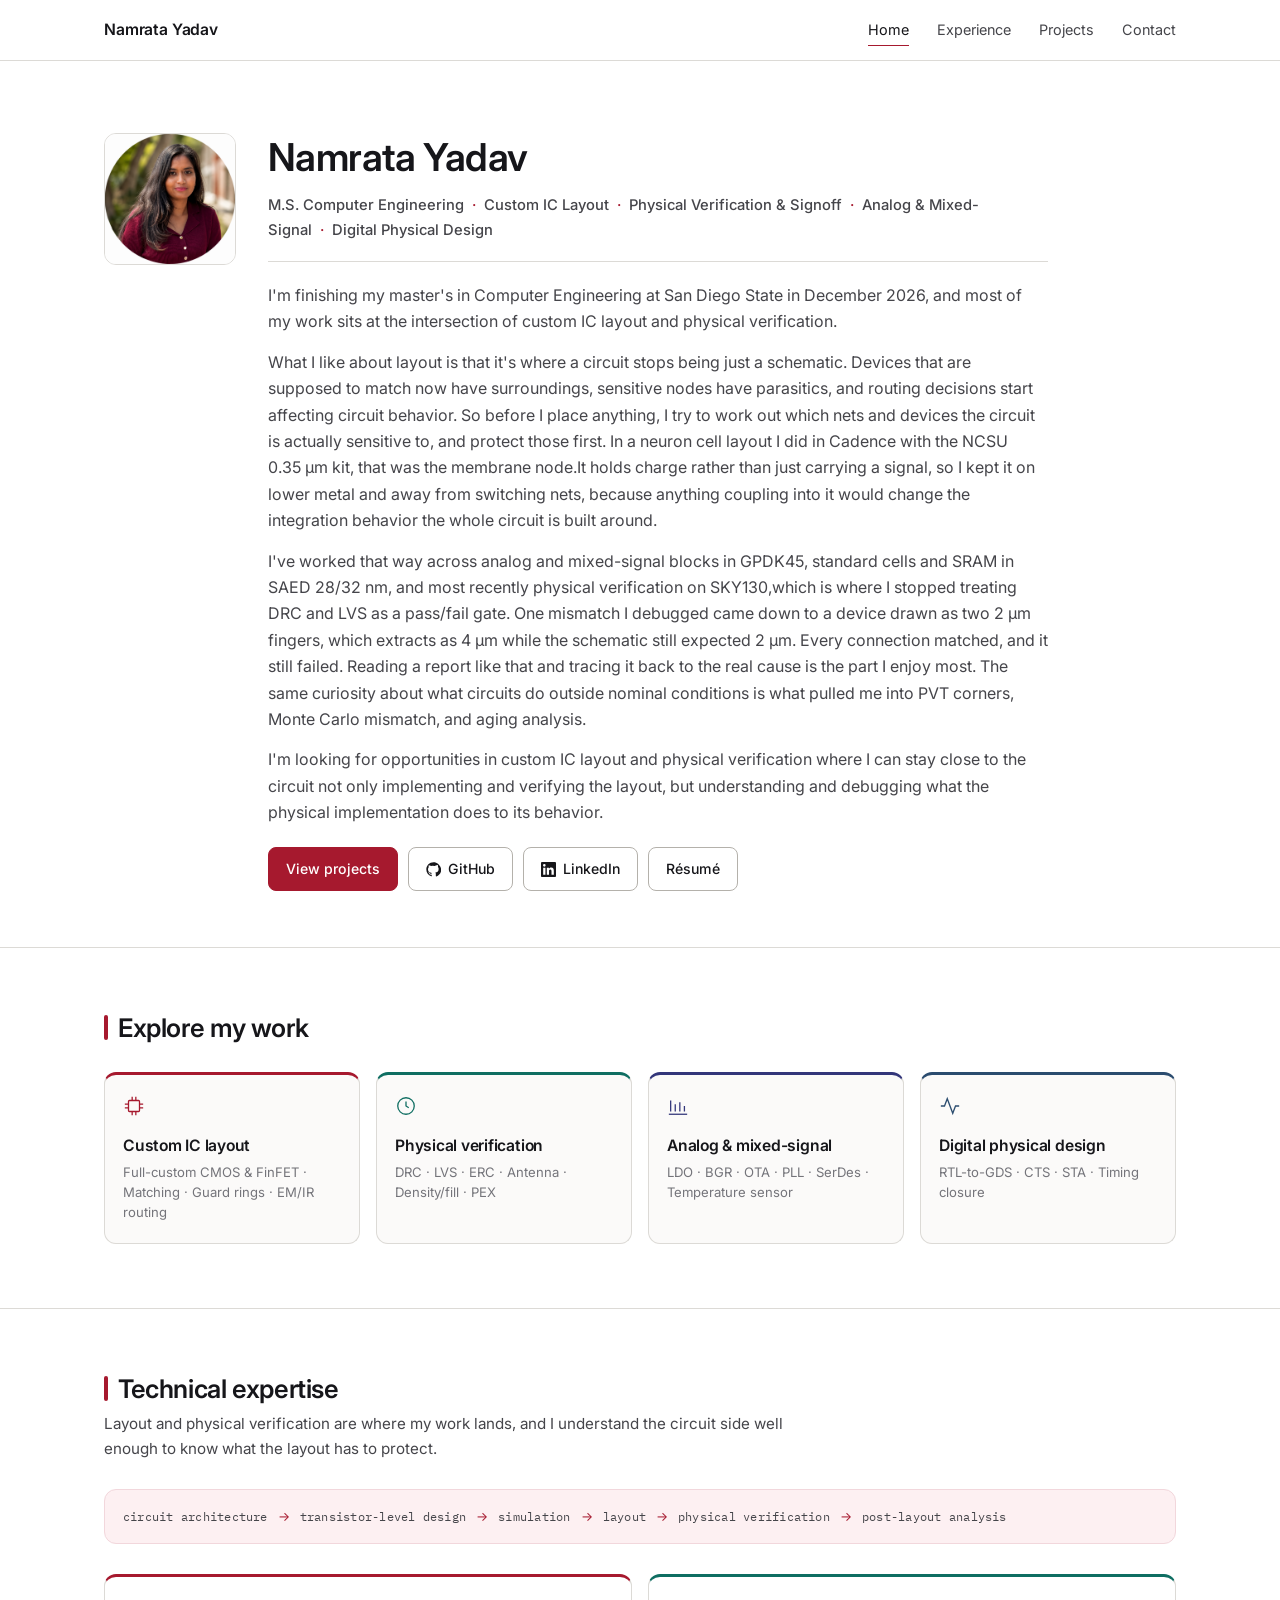
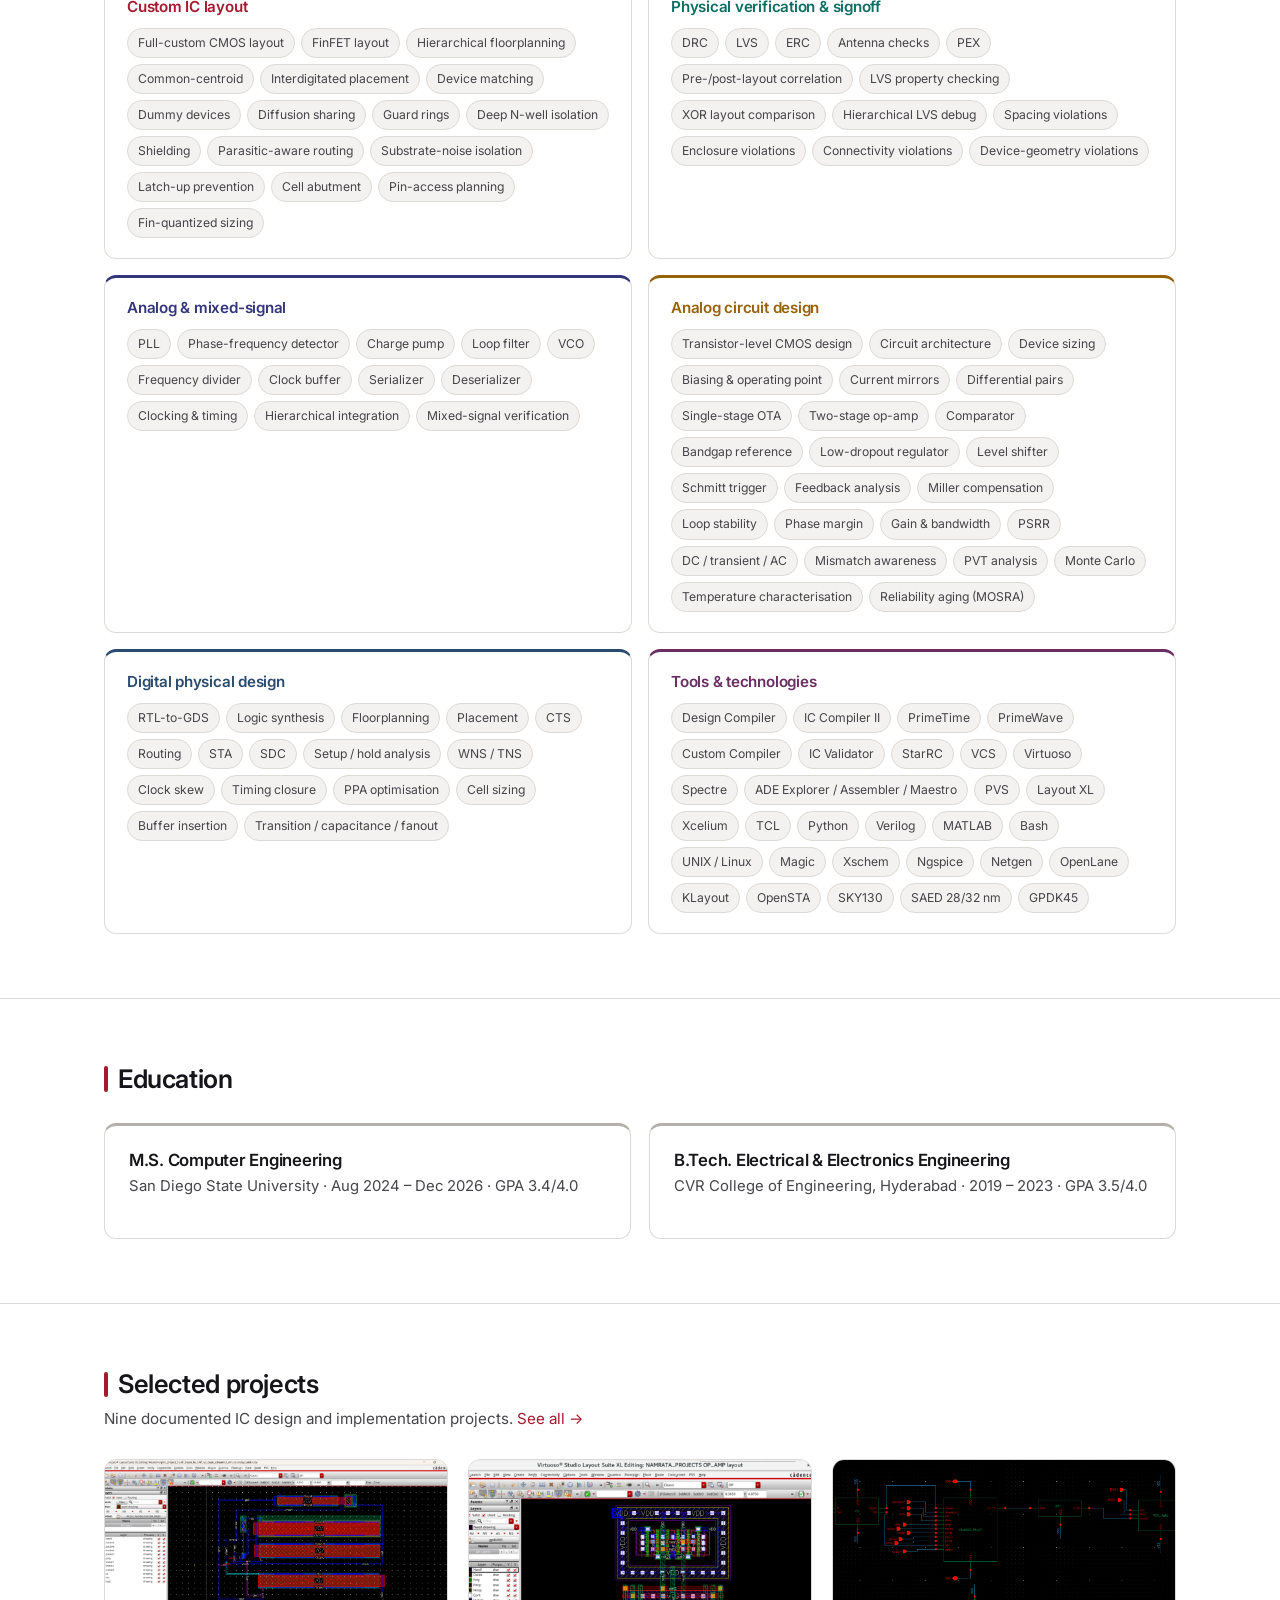
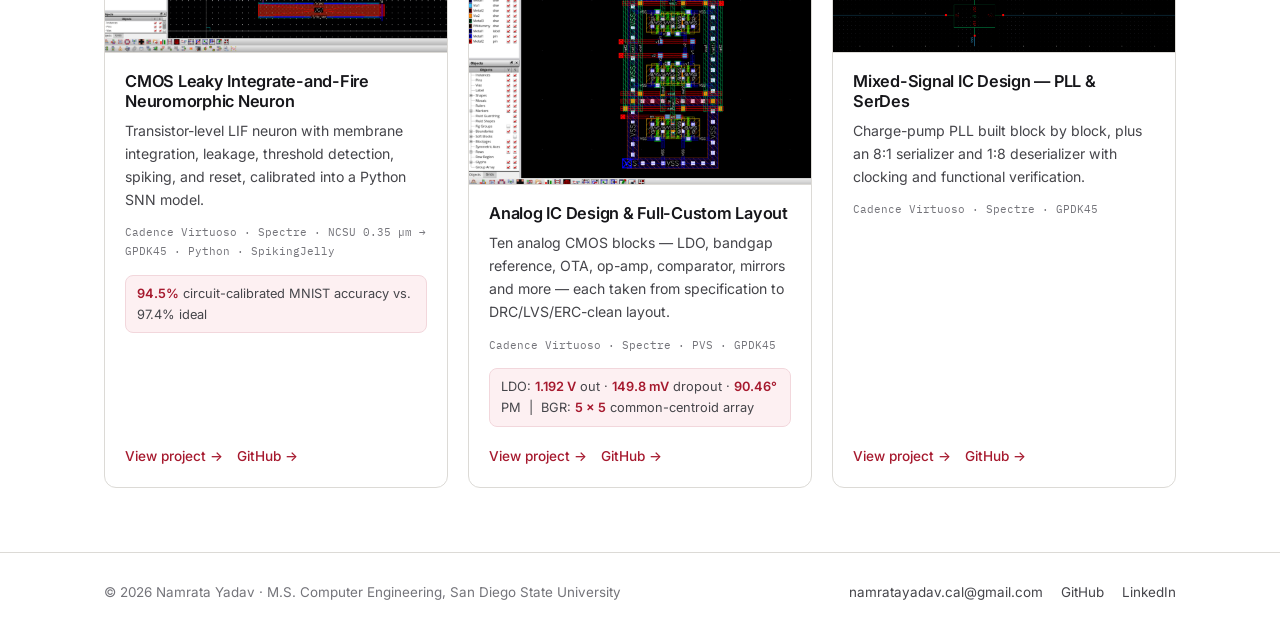
<file: index.html>
<!DOCTYPE html>
<html lang="en">
<head>
<meta charset="utf-8">
<meta name="viewport" content="width=device-width, initial-scale=1">
<title>Namrata Yadav | Analog &amp; Mixed-Signal IC Design and Layout</title>
<meta name="description" content="Custom IC layout and physical verification &mdash; analog and mixed-signal blocks, standard cells and SRAM, and SKY130 DRC, extraction and LVS debugging.">
<link rel="preconnect" href="https://fonts.googleapis.com">
<link rel="preconnect" href="https://fonts.gstatic.com" crossorigin>
<link href="https://fonts.googleapis.com/css2?family=Inter:wght@400;500;600&family=IBM+Plex+Mono:wght@400;500&display=swap" rel="stylesheet">
<link rel="stylesheet" href="styles.css">
</head>
<body>
<header class="nav">
  <div class="nav-inner">
    <a class="nav-brand" href="index.html">Namrata Yadav</a>
    <button class="nav-toggle" aria-label="Toggle navigation" aria-expanded="false"><span></span></button>
    <nav class="nav-links">
      <a href="index.html">Home</a>
      <a href="experience.html">Experience</a>
      <a href="projects.html">Projects</a>
      <a href="contact.html">Contact</a>
    </nav>
  </div>
</header>
<main>
<section class="hero">
  <div class="wrap hero-grid">
    <img class="photo" src="profile.jpg" alt="Namrata Yadav">
    <div>
      <h1>Namrata Yadav</h1>
      <p class="hero-role">M.S. Computer Engineering<span>&middot;</span>Custom IC Layout<span>&middot;</span>Physical Verification &amp; Signoff<span>&middot;</span>Analog &amp; Mixed-Signal<span>&middot;</span>Digital Physical Design</p>
      <p class="lede">I'm finishing my master's in Computer Engineering at San Diego State in December 2026, and
      most of my work sits at the intersection of custom IC layout and physical verification.</p>
      <p class="lede">What I like about layout is that it's where a circuit stops being just a schematic. Devices
      that are supposed to match now have surroundings, sensitive nodes have parasitics, and routing decisions start
      affecting circuit behavior. So before I place anything, I try to work out which nets and devices the circuit
      is actually sensitive to, and protect those first. In a neuron cell layout I did in Cadence with the NCSU
      0.35&nbsp;&micro;m kit, that was the membrane node.It holds charge rather than just carrying a signal,
      so I kept it on lower metal and away from switching nets, because anything coupling into it would change the
      integration behavior the whole circuit is built around.</p>
      <p class="lede">I've worked that way across analog and mixed-signal blocks in GPDK45, standard cells and SRAM
      in SAED 28/32&nbsp;nm, and most recently physical verification on SKY130,which is where I stopped
      treating DRC and LVS as a pass/fail gate. One mismatch I debugged came down to a device drawn as two
      2&nbsp;&micro;m fingers, which extracts as 4&nbsp;&micro;m while the schematic still expected
      2&nbsp;&micro;m. Every connection matched, and it still failed. Reading a report like that and tracing it back
      to the real cause is the part I enjoy most. The same curiosity about what circuits do outside nominal
      conditions is what pulled me into PVT corners, Monte Carlo mismatch, and aging analysis.</p>
      <p class="lede">I'm looking for opportunities in custom IC layout and physical verification where I can stay
      close to the circuit not only implementing and verifying the layout, but understanding and debugging
      what the physical implementation does to its behavior.</p>
      <div class="btn-row">
        <a class="btn btn-primary" href="projects.html">View projects</a>
        <a class="btn" href="https://github.com/NamrataVLSI"><svg viewBox="0 0 24 24" aria-hidden="true"><path d="M12 .5C5.7.5.5 5.7.5 12c0 5.1 3.3 9.4 7.9 10.9.6.1.8-.2.8-.6v-2c-3.2.7-3.9-1.5-3.9-1.5-.5-1.3-1.3-1.7-1.3-1.7-1.1-.7.1-.7.1-.7 1.2.1 1.8 1.2 1.8 1.2 1 1.8 2.7 1.3 3.4 1.1-.3-.8-.4-1.3-.8-1.6-2.6-.3-5.3-1.3-5.3-5.7 0-1.3.5-2.3 1.2-3.1-.1-.3-.5-1.5.1-3.1 0 0 1-.3 3.3 1.2a11.4 11.4 0 0 1 6 0C17.9 4.6 18.9 5 18.9 5c.6 1.6.2 2.8.1 3.1.8.8 1.2 1.8 1.2 3.1 0 4.4-2.7 5.4-5.3 5.7.4.4.8 1.1.8 2.2v3.3c0 .3.2.7.8.6 4.6-1.5 7.9-5.8 7.9-10.9C23.5 5.7 18.3.5 12 .5z"/></svg> GitHub</a>
        <a class="btn" href="https://www.linkedin.com/in/namrata-yadav-3645b9243"><svg viewBox="0 0 24 24" aria-hidden="true"><path d="M20.4 20.4h-3.6v-5.6c0-1.3 0-3-1.9-3s-2.1 1.4-2.1 2.9v5.7H9.3V9h3.4v1.6h.1c.5-.9 1.7-1.9 3.4-1.9 3.6 0 4.3 2.4 4.3 5.5v6.2zM5.3 7.4a2.1 2.1 0 1 1 0-4.2 2.1 2.1 0 0 1 0 4.2zM7.1 20.4H3.5V9h3.6v11.4zM22.2 0H1.8C.8 0 0 .8 0 1.7v20.6c0 .9.8 1.7 1.8 1.7h20.4c1 0 1.8-.8 1.8-1.7V1.7c0-.9-.8-1.7-1.8-1.7z"/></svg> LinkedIn</a>
        <a class="btn" href="Namrata_Yadav_Resume.pdf">R&eacute;sum&eacute;</a>
      </div>
    </div>
  </div>
</section>

<section class="section">
  <div class="wrap">
    <div class="section-head"><h2>Explore my work</h2></div>
    <div class="explore-grid"><a class="explore-card a-crimson" href="projects.html"><div class="explore-icon"><svg viewBox="0 0 24 24"><rect x="6" y="6" width="12" height="12" rx="1"/><path d="M10 2v4M14 2v4M10 18v4M14 18v4M2 10h4M2 14h4M18 10h4M18 14h4"/></svg></div><h3>Custom IC layout</h3><p>Full-custom CMOS &amp; FinFET &middot; Matching &middot; Guard rings &middot; EM/IR routing</p></a><a class="explore-card a-teal" href="projects.html"><div class="explore-icon"><svg viewBox="0 0 24 24"><circle cx="12" cy="12" r="9"/><path d="M12 7v5l3 2"/></svg></div><h3>Physical verification</h3><p>DRC &middot; LVS &middot; ERC &middot; Antenna &middot; Density/fill &middot; PEX</p></a><a class="explore-card a-indigo" href="projects.html"><div class="explore-icon"><svg viewBox="0 0 24 24"><path d="M4 18V6M9 18V10M14 18V8M19 18v-6"/><path d="M2 21h20"/></svg></div><h3>Analog &amp; mixed-signal</h3><p>LDO &middot; BGR &middot; OTA &middot; PLL &middot; SerDes &middot; Temperature sensor</p></a><a class="explore-card a-slate" href="projects.html"><div class="explore-icon"><svg viewBox="0 0 24 24"><path d="M2 12h4l3-8 6 16 3-8h4"/></svg></div><h3>Digital physical design</h3><p>RTL-to-GDS &middot; CTS &middot; STA &middot; Timing closure</p></a></div>
  </div>
</section>

<section class="section" id="expertise">
  <div class="wrap">
    <div class="section-head">
      <h2>Technical expertise</h2>
      <p>Layout and physical verification are where my work lands, and I understand the circuit side well enough to know what the layout has to protect.</p>
    </div>
    <div class="flow-rail">
      <span>circuit architecture</span><i>&rarr;</i>
      <span>transistor-level design</span><i>&rarr;</i>
      <span>simulation</span><i>&rarr;</i>
      <span>layout</span><i>&rarr;</i>
      <span>physical verification</span><i>&rarr;</i>
      <span>post-layout analysis</span>
    </div>
    <div class="skill-grid"><div class="skill-card a-crimson"><h3>Custom IC layout</h3><div class="chips"><span class="chip">Full-custom CMOS layout</span><span class="chip">FinFET layout</span><span class="chip">Hierarchical floorplanning</span><span class="chip">Common-centroid</span><span class="chip">Interdigitated placement</span><span class="chip">Device matching</span><span class="chip">Dummy devices</span><span class="chip">Diffusion sharing</span><span class="chip">Guard rings</span><span class="chip">Deep N-well isolation</span><span class="chip">Shielding</span><span class="chip">Parasitic-aware routing</span><span class="chip">Substrate-noise isolation</span><span class="chip">Latch-up prevention</span><span class="chip">Cell abutment</span><span class="chip">Pin-access planning</span><span class="chip">Fin-quantized sizing</span></div></div><div class="skill-card a-teal"><h3>Physical verification &amp; signoff</h3><div class="chips"><span class="chip">DRC</span><span class="chip">LVS</span><span class="chip">ERC</span><span class="chip">Antenna checks</span><span class="chip">PEX</span><span class="chip">Pre-/post-layout correlation</span><span class="chip">LVS property checking</span><span class="chip">XOR layout comparison</span><span class="chip">Hierarchical LVS debug</span><span class="chip">Spacing violations</span><span class="chip">Enclosure violations</span><span class="chip">Connectivity violations</span><span class="chip">Device-geometry violations</span></div></div><div class="skill-card a-indigo"><h3>Analog &amp; mixed-signal</h3><div class="chips"><span class="chip">PLL</span><span class="chip">Phase-frequency detector</span><span class="chip">Charge pump</span><span class="chip">Loop filter</span><span class="chip">VCO</span><span class="chip">Frequency divider</span><span class="chip">Clock buffer</span><span class="chip">Serializer</span><span class="chip">Deserializer</span><span class="chip">Clocking &amp; timing</span><span class="chip">Hierarchical integration</span><span class="chip">Mixed-signal verification</span></div></div><div class="skill-card a-amber"><h3>Analog circuit design</h3><div class="chips"><span class="chip">Transistor-level CMOS design</span><span class="chip">Circuit architecture</span><span class="chip">Device sizing</span><span class="chip">Biasing &amp; operating point</span><span class="chip">Current mirrors</span><span class="chip">Differential pairs</span><span class="chip">Single-stage OTA</span><span class="chip">Two-stage op-amp</span><span class="chip">Comparator</span><span class="chip">Bandgap reference</span><span class="chip">Low-dropout regulator</span><span class="chip">Level shifter</span><span class="chip">Schmitt trigger</span><span class="chip">Feedback analysis</span><span class="chip">Miller compensation</span><span class="chip">Loop stability</span><span class="chip">Phase margin</span><span class="chip">Gain &amp; bandwidth</span><span class="chip">PSRR</span><span class="chip">DC / transient / AC</span><span class="chip">Mismatch awareness</span><span class="chip">PVT analysis</span><span class="chip">Monte Carlo</span><span class="chip">Temperature characterisation</span><span class="chip">Reliability aging (MOSRA)</span></div></div><div class="skill-card a-slate"><h3>Digital physical design</h3><div class="chips"><span class="chip">RTL-to-GDS</span><span class="chip">Logic synthesis</span><span class="chip">Floorplanning</span><span class="chip">Placement</span><span class="chip">CTS</span><span class="chip">Routing</span><span class="chip">STA</span><span class="chip">SDC</span><span class="chip">Setup / hold analysis</span><span class="chip">WNS / TNS</span><span class="chip">Clock skew</span><span class="chip">Timing closure</span><span class="chip">PPA optimisation</span><span class="chip">Cell sizing</span><span class="chip">Buffer insertion</span><span class="chip">Transition / capacitance / fanout</span></div></div><div class="skill-card a-plum"><h3>Tools &amp; technologies</h3><div class="chips"><span class="chip">Design Compiler</span><span class="chip">IC Compiler II</span><span class="chip">PrimeTime</span><span class="chip">PrimeWave</span><span class="chip">Custom Compiler</span><span class="chip">IC Validator</span><span class="chip">StarRC</span><span class="chip">VCS</span><span class="chip">Virtuoso</span><span class="chip">Spectre</span><span class="chip">ADE Explorer / Assembler / Maestro</span><span class="chip">PVS</span><span class="chip">Layout XL</span><span class="chip">Xcelium</span><span class="chip">TCL</span><span class="chip">Python</span><span class="chip">Verilog</span><span class="chip">MATLAB</span><span class="chip">Bash</span><span class="chip">UNIX / Linux</span><span class="chip">Magic</span><span class="chip">Xschem</span><span class="chip">Ngspice</span><span class="chip">Netgen</span><span class="chip">OpenLane</span><span class="chip">KLayout</span><span class="chip">OpenSTA</span><span class="chip">SKY130</span><span class="chip">SAED 28/32 nm</span><span class="chip">GPDK45</span></div></div></div>
  </div>
</section>

<section class="section" id="education">
  <div class="wrap">
    <div class="section-head"><h2>Education</h2></div>
    <div class="exp-grid">
      <div class="exp-card">
        <h3>M.S. Computer Engineering</h3>
        <p class="exp-meta">San Diego State University &middot; Aug 2024 &ndash; Dec 2026 &middot; GPA 3.4/4.0</p>
      </div>
      <div class="exp-card">
        <h3>B.Tech. Electrical &amp; Electronics Engineering</h3>
        <p class="exp-meta">CVR College of Engineering, Hyderabad &middot; 2019 &ndash; 2023 &middot; GPA 3.5/4.0</p>
      </div>
    </div>
  </div>
</section>

<section class="section">
  <div class="wrap">
    <div class="section-head">
      <h2>Selected projects</h2>
      <p>Nine documented IC design and implementation projects. <a href="projects.html">See all &rarr;</a></p>
    </div>
    <div class="proj-grid">
      <article class="proj-card">
        <div class="proj-thumb"><img class="shot" src="lif_neuron_layout.png" alt="CMOS Leaky Integrate-and-Fire Neuromorphic Neuron"></div>
        <div class="proj-body">
          <h3>CMOS Leaky Integrate-and-Fire Neuromorphic Neuron</h3>
          <p class="proj-desc">Transistor-level LIF neuron with membrane integration, leakage, threshold detection, spiking, and reset, calibrated into a Python SNN model.</p>
          <p class="proj-tools">Cadence Virtuoso &middot; Spectre &middot; NCSU 0.35 &micro;m &rarr; GPDK45 &middot; Python &middot; SpikingJelly</p>
          <div class="proj-metric"><strong>94.5%</strong> circuit-calibrated MNIST accuracy vs. 97.4% ideal</div>
          <div class="proj-links"><a href="lif-neuron.html">View project &rarr;</a> <a href="https://github.com/NamrataVLSI">GitHub &rarr;</a></div>
        </div>
      </article>
      <article class="proj-card">
        <div class="proj-thumb"><img class="shot" src="analog_ota_layout.png" alt="Analog IC Design &amp; Full-Custom Layout"></div>
        <div class="proj-body">
          <h3>Analog IC Design &amp; Full-Custom Layout</h3>
          <p class="proj-desc">Ten analog CMOS blocks &mdash; LDO, bandgap reference, OTA, op-amp, comparator, mirrors and more &mdash; each taken from specification to DRC/LVS/ERC-clean layout.</p>
          <p class="proj-tools">Cadence Virtuoso &middot; Spectre &middot; PVS &middot; GPDK45</p>
          <div class="proj-metric">LDO: <strong>1.192 V</strong> out &middot; <strong>149.8 mV</strong> dropout &middot; <strong>90.46&deg;</strong> PM &nbsp;|&nbsp; BGR: <strong>5 &times; 5</strong> common-centroid array</div>
          <div class="proj-links"><a href="analog-ic.html">View project &rarr;</a> <a href="https://github.com/NamrataVLSI/Analog-IC-Design-and-Layout-">GitHub &rarr;</a></div>
        </div>
      </article>
      <article class="proj-card">
        <div class="proj-thumb"><img class="shot" src="pll_top_level.png" alt="Mixed-Signal IC Design &mdash; PLL &amp; SerDes"></div>
        <div class="proj-body">
          <h3>Mixed-Signal IC Design &mdash; PLL &amp; SerDes</h3>
          <p class="proj-desc">Charge-pump PLL built block by block, plus an 8:1 serializer and 1:8 deserializer with clocking and functional verification.</p>
          <p class="proj-tools">Cadence Virtuoso &middot; Spectre &middot; GPDK45</p>
          
          <div class="proj-links"><a href="mixed-signal.html">View project &rarr;</a> <a href="https://github.com/NamrataVLSI/Mixed-Signal-Design">GitHub &rarr;</a></div>
        </div>
      </article>
    </div>
  </div>
</section>
</main>
<footer class="footer">
  <div class="wrap footer-inner">
    <p>&copy; 2026 Namrata Yadav &middot; M.S. Computer Engineering, San Diego State University</p>
    <div style="display:flex;gap:18px;">
      <a href="mailto:namratayadav.cal@gmail.com">namratayadav.cal@gmail.com</a>
      <a href="https://github.com/NamrataVLSI">GitHub</a>
      <a href="https://www.linkedin.com/in/namrata-yadav-3645b9243">LinkedIn</a>
    </div>
  </div>
</footer>
<script src="main.js"></script>
</body>
</html>
</file>
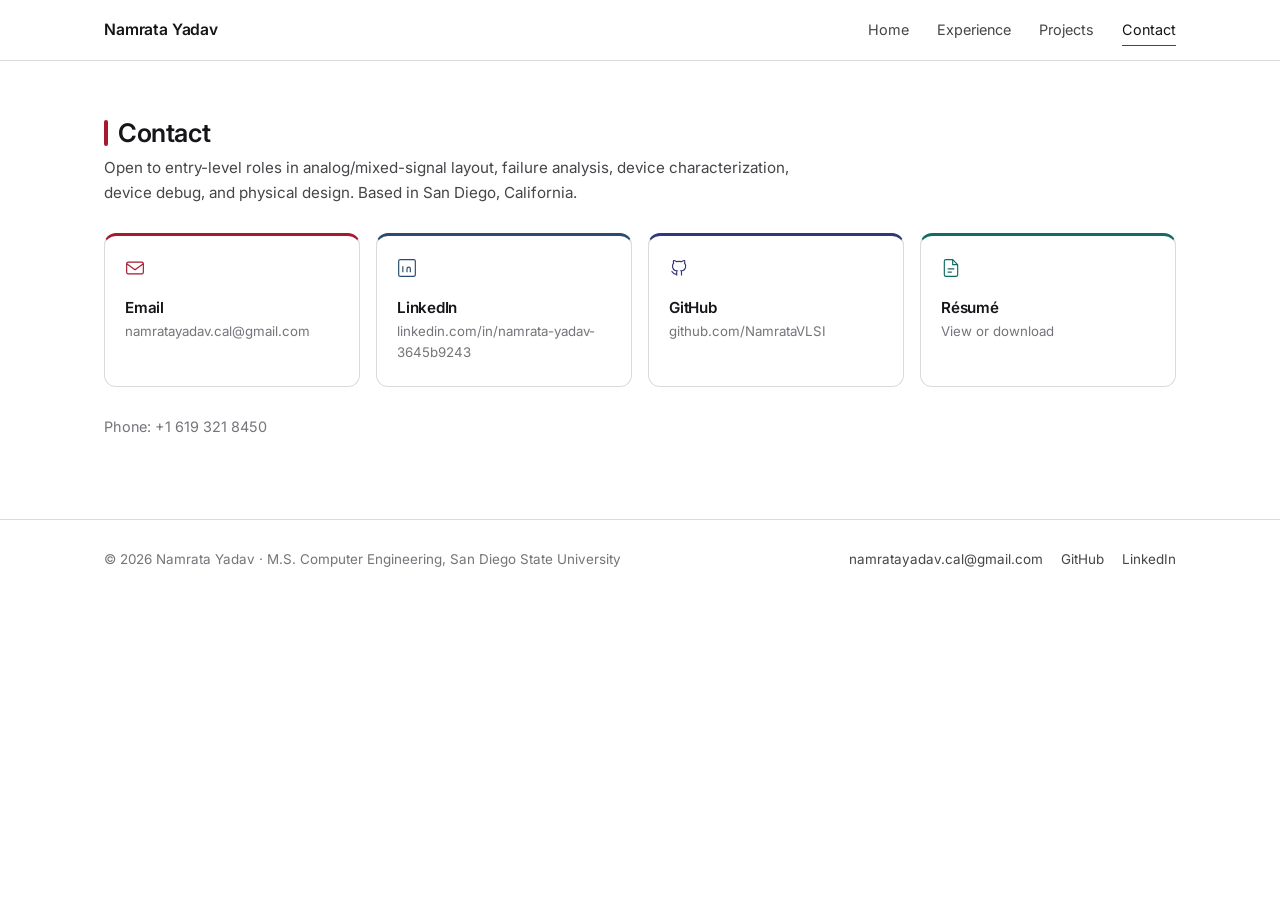
<file: contact.html>
<!DOCTYPE html>
<html lang="en">
<head>
<meta charset="utf-8">
<meta name="viewport" content="width=device-width, initial-scale=1">
<title>Contact | Namrata Yadav</title>
<meta name="description" content="Contact Namrata Yadav for analog design, custom IC layout, and physical design roles.">
<link rel="preconnect" href="https://fonts.googleapis.com">
<link rel="preconnect" href="https://fonts.gstatic.com" crossorigin>
<link href="https://fonts.googleapis.com/css2?family=Inter:wght@400;500;600&family=IBM+Plex+Mono:wght@400;500&display=swap" rel="stylesheet">
<link rel="stylesheet" href="styles.css">
</head>
<body>
<header class="nav">
  <div class="nav-inner">
    <a class="nav-brand" href="index.html">Namrata Yadav</a>
    <button class="nav-toggle" aria-label="Toggle navigation" aria-expanded="false"><span></span></button>
    <nav class="nav-links">
      <a href="index.html">Home</a>
      <a href="experience.html">Experience</a>
      <a href="projects.html">Projects</a>
      <a href="contact.html">Contact</a>
    </nav>
  </div>
</header>
<main>
<section class="section" style="padding-top:56px;">
  <div class="wrap">
    <div class="section-head">
      <h2>Contact</h2>
      <p>Open to entry-level roles in analog/mixed-signal layout, failure analysis, device characterization,
      device debug, and physical design. Based in San Diego, California.</p>
    </div>
    <div class="contact-grid"><a class="contact-card a-crimson" href="mailto:namratayadav.cal@gmail.com"><svg viewBox="0 0 24 24"><rect x="2" y="5" width="20" height="14" rx="2"/><path d="M2 7l10 7 10-7"/></svg><h3>Email</h3><p>namratayadav.cal@gmail.com</p></a><a class="contact-card a-slate" href="https://www.linkedin.com/in/namrata-yadav-3645b9243"><svg viewBox="0 0 24 24"><rect x="2" y="2" width="20" height="20" rx="2"/><path d="M7 10v7M7 7v.01M12 17v-4a2 2 0 0 1 4 0v4"/></svg><h3>LinkedIn</h3><p>linkedin.com/in/namrata-yadav-3645b9243</p></a><a class="contact-card a-indigo" href="https://github.com/NamrataVLSI"><svg viewBox="0 0 24 24"><path d="M9 19c-4 1.5-4-2.5-6-3m12 5v-3.5c0-1 .1-1.4-.5-2 2.8-.3 5.5-1.4 5.5-6a4.6 4.6 0 0 0-1.3-3.2 4.2 4.2 0 0 0-.1-3.2s-1.1-.3-3.5 1.3a12 12 0 0 0-6 0C6.7 2.8 5.6 3.1 5.6 3.1a4.2 4.2 0 0 0-.1 3.2A4.6 4.6 0 0 0 4.2 9.5c0 4.6 2.7 5.7 5.5 6-.6.6-.6 1.2-.5 2V21"/></svg><h3>GitHub</h3><p>github.com/NamrataVLSI</p></a><a class="contact-card a-teal" href="Namrata_Yadav_Resume.pdf"><svg viewBox="0 0 24 24"><path d="M14 2H6a2 2 0 0 0-2 2v16a2 2 0 0 0 2 2h12a2 2 0 0 0 2-2V8z"/><path d="M14 2v6h6M8 13h8M8 17h5"/></svg><h3>R&eacute;sum&eacute;</h3><p>View or download</p></a></div>
    <p style="margin-top:28px;color:var(--ink-muted);font-size:0.9rem;">Phone: +1 619 321 8450</p>
  </div>
</section>
</main>
<footer class="footer">
  <div class="wrap footer-inner">
    <p>&copy; 2026 Namrata Yadav &middot; M.S. Computer Engineering, San Diego State University</p>
    <div style="display:flex;gap:18px;">
      <a href="mailto:namratayadav.cal@gmail.com">namratayadav.cal@gmail.com</a>
      <a href="https://github.com/NamrataVLSI">GitHub</a>
      <a href="https://www.linkedin.com/in/namrata-yadav-3645b9243">LinkedIn</a>
    </div>
  </div>
</footer>
<script src="main.js"></script>
</body>
</html>
</file>
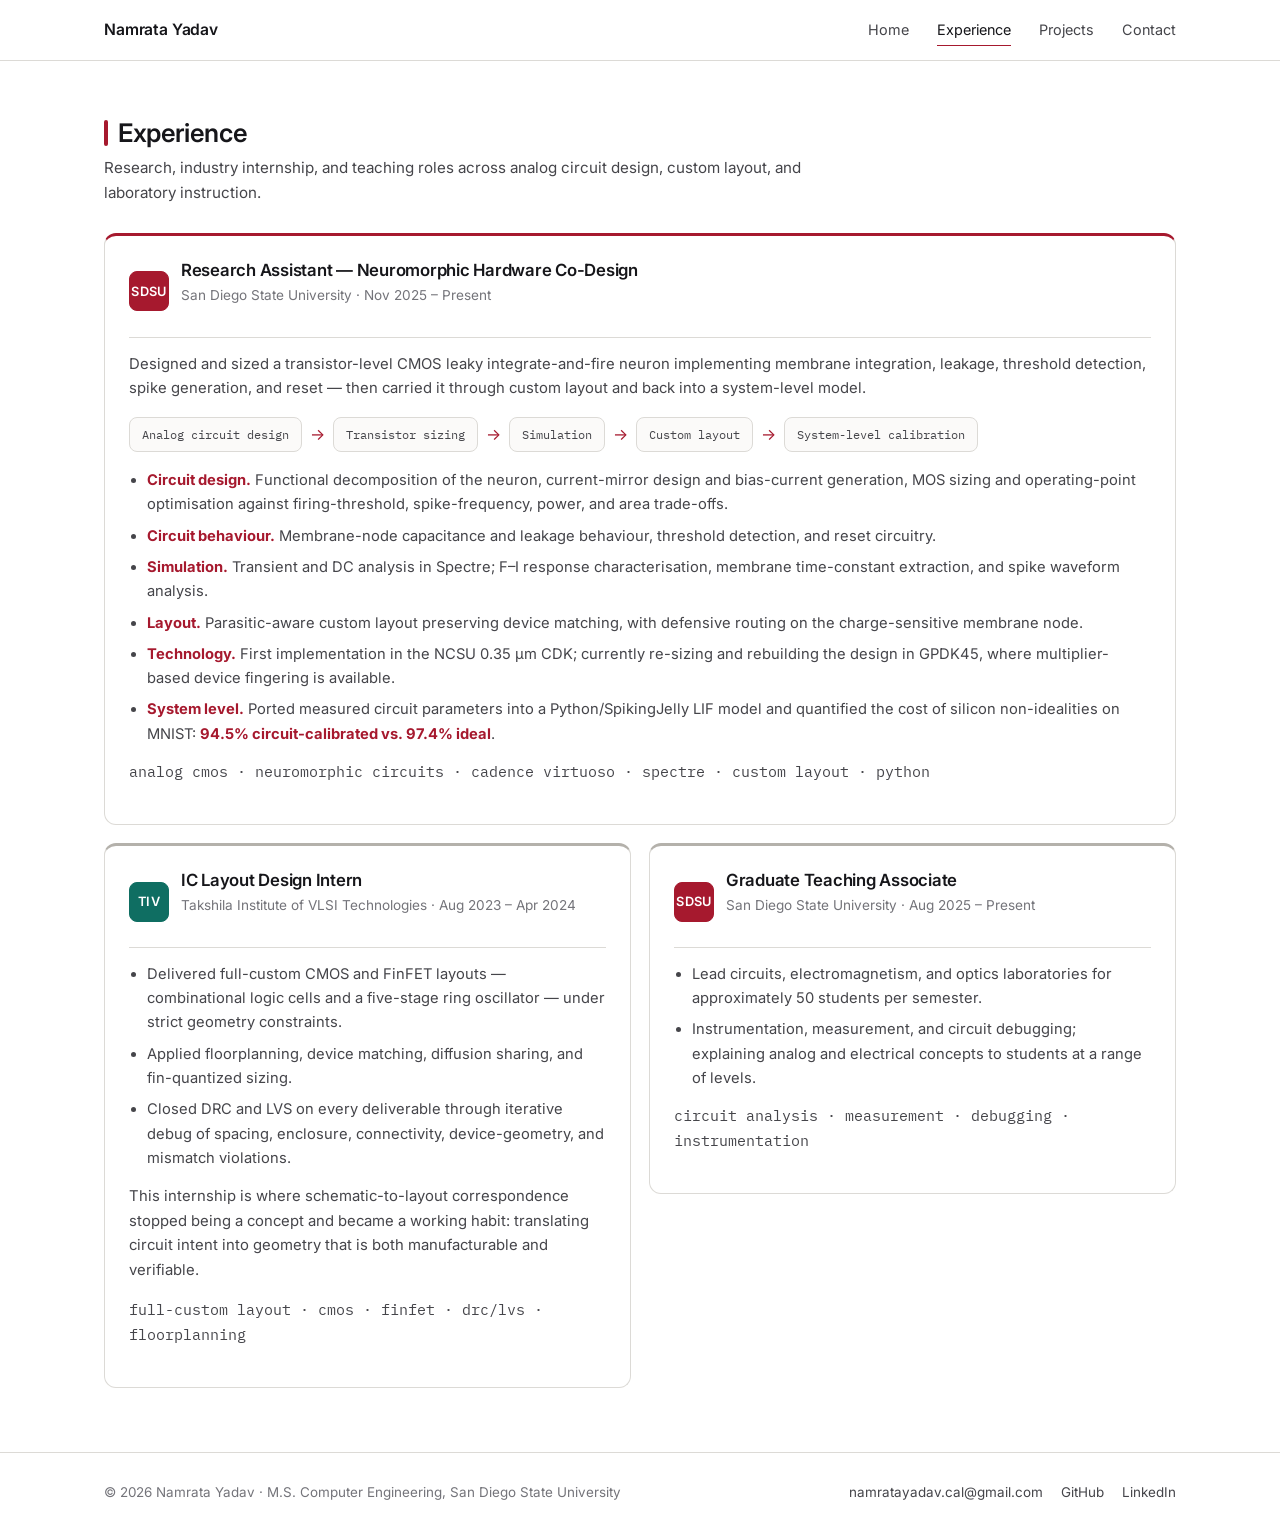
<file: experience.html>
<!DOCTYPE html>
<html lang="en">
<head>
<meta charset="utf-8">
<meta name="viewport" content="width=device-width, initial-scale=1">
<title>Experience | Namrata Yadav</title>
<meta name="description" content="Research, internship, and teaching experience in analog CMOS design and custom IC layout.">
<link rel="preconnect" href="https://fonts.googleapis.com">
<link rel="preconnect" href="https://fonts.gstatic.com" crossorigin>
<link href="https://fonts.googleapis.com/css2?family=Inter:wght@400;500;600&family=IBM+Plex+Mono:wght@400;500&display=swap" rel="stylesheet">
<link rel="stylesheet" href="styles.css">
</head>
<body>
<header class="nav">
  <div class="nav-inner">
    <a class="nav-brand" href="index.html">Namrata Yadav</a>
    <button class="nav-toggle" aria-label="Toggle navigation" aria-expanded="false"><span></span></button>
    <nav class="nav-links">
      <a href="index.html">Home</a>
      <a href="experience.html">Experience</a>
      <a href="projects.html">Projects</a>
      <a href="contact.html">Contact</a>
    </nav>
  </div>
</header>
<main>
<section class="section" style="padding-top:56px;">
  <div class="wrap">
    <div class="section-head">
      <h2>Experience</h2>
      <p>Research, industry internship, and teaching roles across analog circuit design, custom layout, and
      laboratory instruction.</p>
    </div>
    <div class="exp-grid">

      <article class="exp-card featured">
        <div class="exp-org">
          <div class="exp-logo sdsu">SDSU</div>
          <div>
            <h3>Research Assistant &mdash; Neuromorphic Hardware Co-Design</h3>
            <p class="exp-meta">San Diego State University &middot; Nov 2025 &ndash; Present</p>
          </div>
        </div>
        <p>Designed and sized a transistor-level CMOS leaky integrate-and-fire neuron implementing membrane
        integration, leakage, threshold detection, spike generation, and reset &mdash; then carried it through custom
        layout and back into a system-level model.</p>
        <div class="flow-vert" style="margin-bottom:16px;">
          <span class="flow-step">Analog circuit design</span><span class="flow-arrow">&rarr;</span>
          <span class="flow-step">Transistor sizing</span><span class="flow-arrow">&rarr;</span>
          <span class="flow-step">Simulation</span><span class="flow-arrow">&rarr;</span>
          <span class="flow-step">Custom layout</span><span class="flow-arrow">&rarr;</span>
          <span class="flow-step">System-level calibration</span>
        </div>
        <ul>
          <li><strong>Circuit design.</strong> Functional decomposition of the neuron, current-mirror design and
          bias-current generation, MOS sizing and operating-point optimisation against firing-threshold,
          spike-frequency, power, and area trade-offs.</li>
          <li><strong>Circuit behaviour.</strong> Membrane-node capacitance and leakage behaviour, threshold
          detection, and reset circuitry.</li>
          <li><strong>Simulation.</strong> Transient and DC analysis in Spectre; F&ndash;I response
          characterisation, membrane time-constant extraction, and spike waveform analysis.</li>
          <li><strong>Layout.</strong> Parasitic-aware custom layout preserving device matching, with defensive
          routing on the charge-sensitive membrane node.</li>
          <li><strong>Technology.</strong> First implementation in the NCSU 0.35 &micro;m CDK; currently re-sizing
          and rebuilding the design in GPDK45, where multiplier-based device fingering is available.</li>
          <li><strong>System level.</strong> Ported measured circuit parameters into a Python/SpikingJelly LIF model
          and quantified the cost of silicon non-idealities on MNIST: <strong>94.5% circuit-calibrated vs. 97.4%
          ideal</strong>.</li>
        </ul>
        <p class="tagline">analog cmos &middot; neuromorphic circuits &middot; cadence virtuoso &middot; spectre &middot; custom layout &middot; python</p>
      </article>

      <article class="exp-card">
        <div class="exp-org">
          <div class="exp-logo tiv">TIV</div>
          <div>
            <h3>IC Layout Design Intern</h3>
            <p class="exp-meta">Takshila Institute of VLSI Technologies &middot; Aug 2023 &ndash; Apr 2024</p>
          </div>
        </div>
        <ul>
          <li>Delivered full-custom CMOS and FinFET layouts &mdash; combinational logic cells and a five-stage ring
          oscillator &mdash; under strict geometry constraints.</li>
          <li>Applied floorplanning, device matching, diffusion sharing, and fin-quantized sizing.</li>
          <li>Closed DRC and LVS on every deliverable through iterative debug of spacing, enclosure, connectivity,
          device-geometry, and mismatch violations.</li>
        </ul>
        <p>This internship is where schematic-to-layout correspondence stopped being a concept and became a working
        habit: translating circuit intent into geometry that is both manufacturable and verifiable.</p>
        <p class="tagline">full-custom layout &middot; cmos &middot; finfet &middot; drc/lvs &middot; floorplanning</p>
      </article>

      <article class="exp-card">
        <div class="exp-org">
          <div class="exp-logo sdsu">SDSU</div>
          <div>
            <h3>Graduate Teaching Associate</h3>
            <p class="exp-meta">San Diego State University &middot; Aug 2025 &ndash; Present</p>
          </div>
        </div>
        <ul>
          <li>Lead circuits, electromagnetism, and optics laboratories for approximately 50 students per semester.</li>
          <li>Instrumentation, measurement, and circuit debugging; explaining analog and electrical concepts to
          students at a range of levels.</li>
        </ul>
        <p class="tagline">circuit analysis &middot; measurement &middot; debugging &middot; instrumentation</p>
      </article>

    </div>
  </div>
</section>
</main>
<footer class="footer">
  <div class="wrap footer-inner">
    <p>&copy; 2026 Namrata Yadav &middot; M.S. Computer Engineering, San Diego State University</p>
    <div style="display:flex;gap:18px;">
      <a href="mailto:namratayadav.cal@gmail.com">namratayadav.cal@gmail.com</a>
      <a href="https://github.com/NamrataVLSI">GitHub</a>
      <a href="https://www.linkedin.com/in/namrata-yadav-3645b9243">LinkedIn</a>
    </div>
  </div>
</footer>
<script src="main.js"></script>
</body>
</html>
</file>
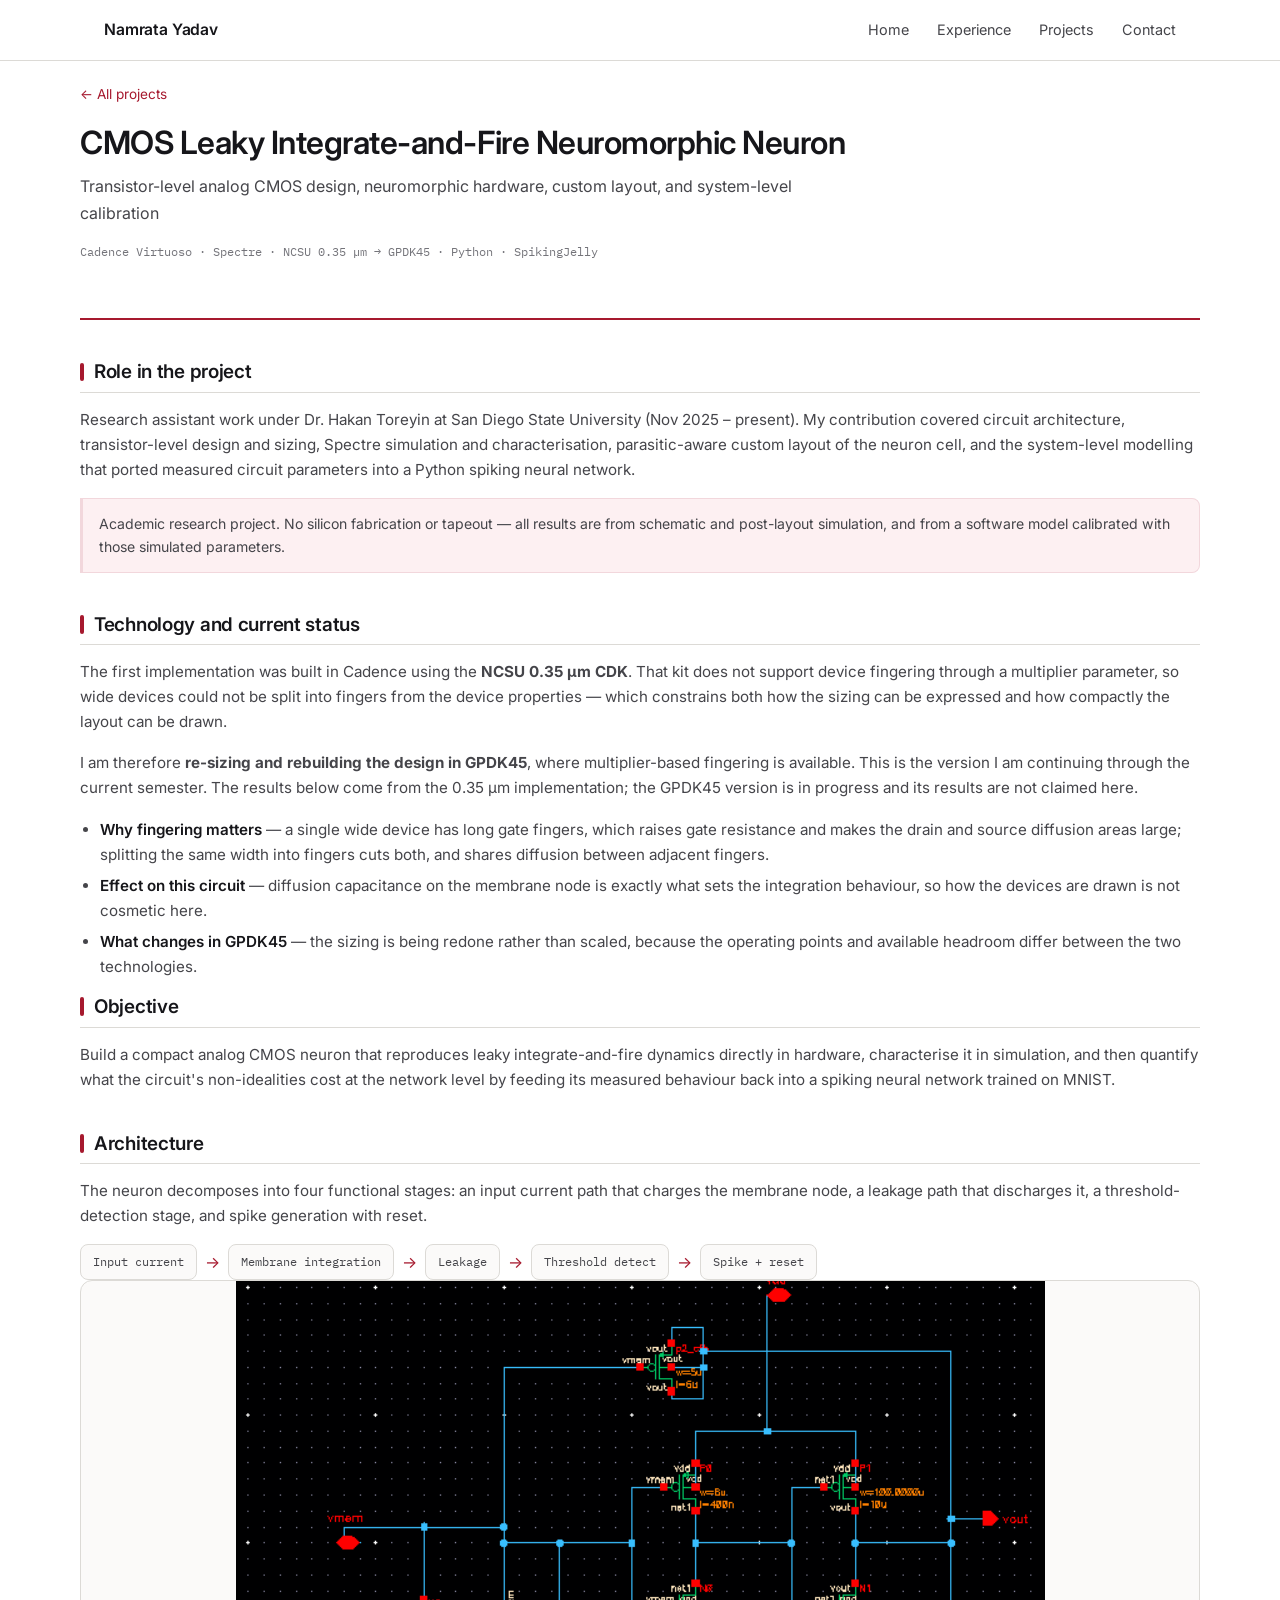
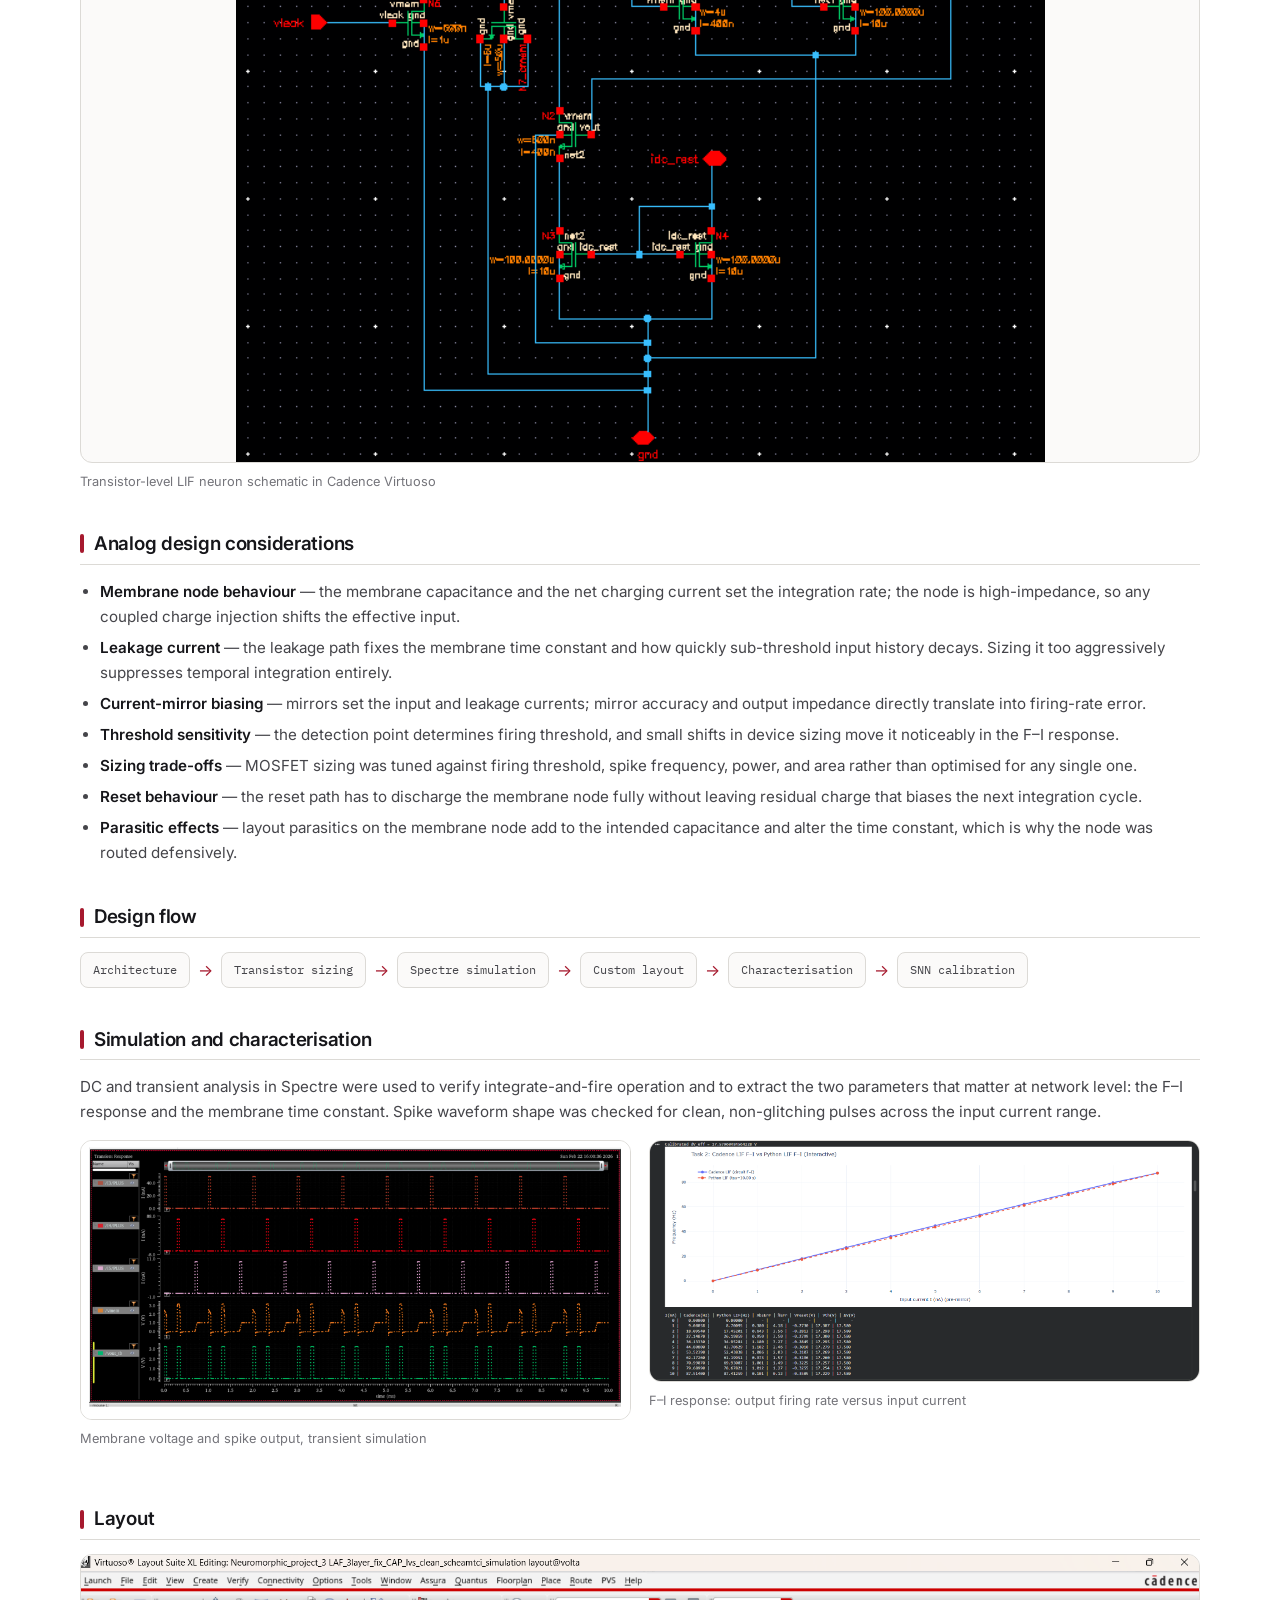
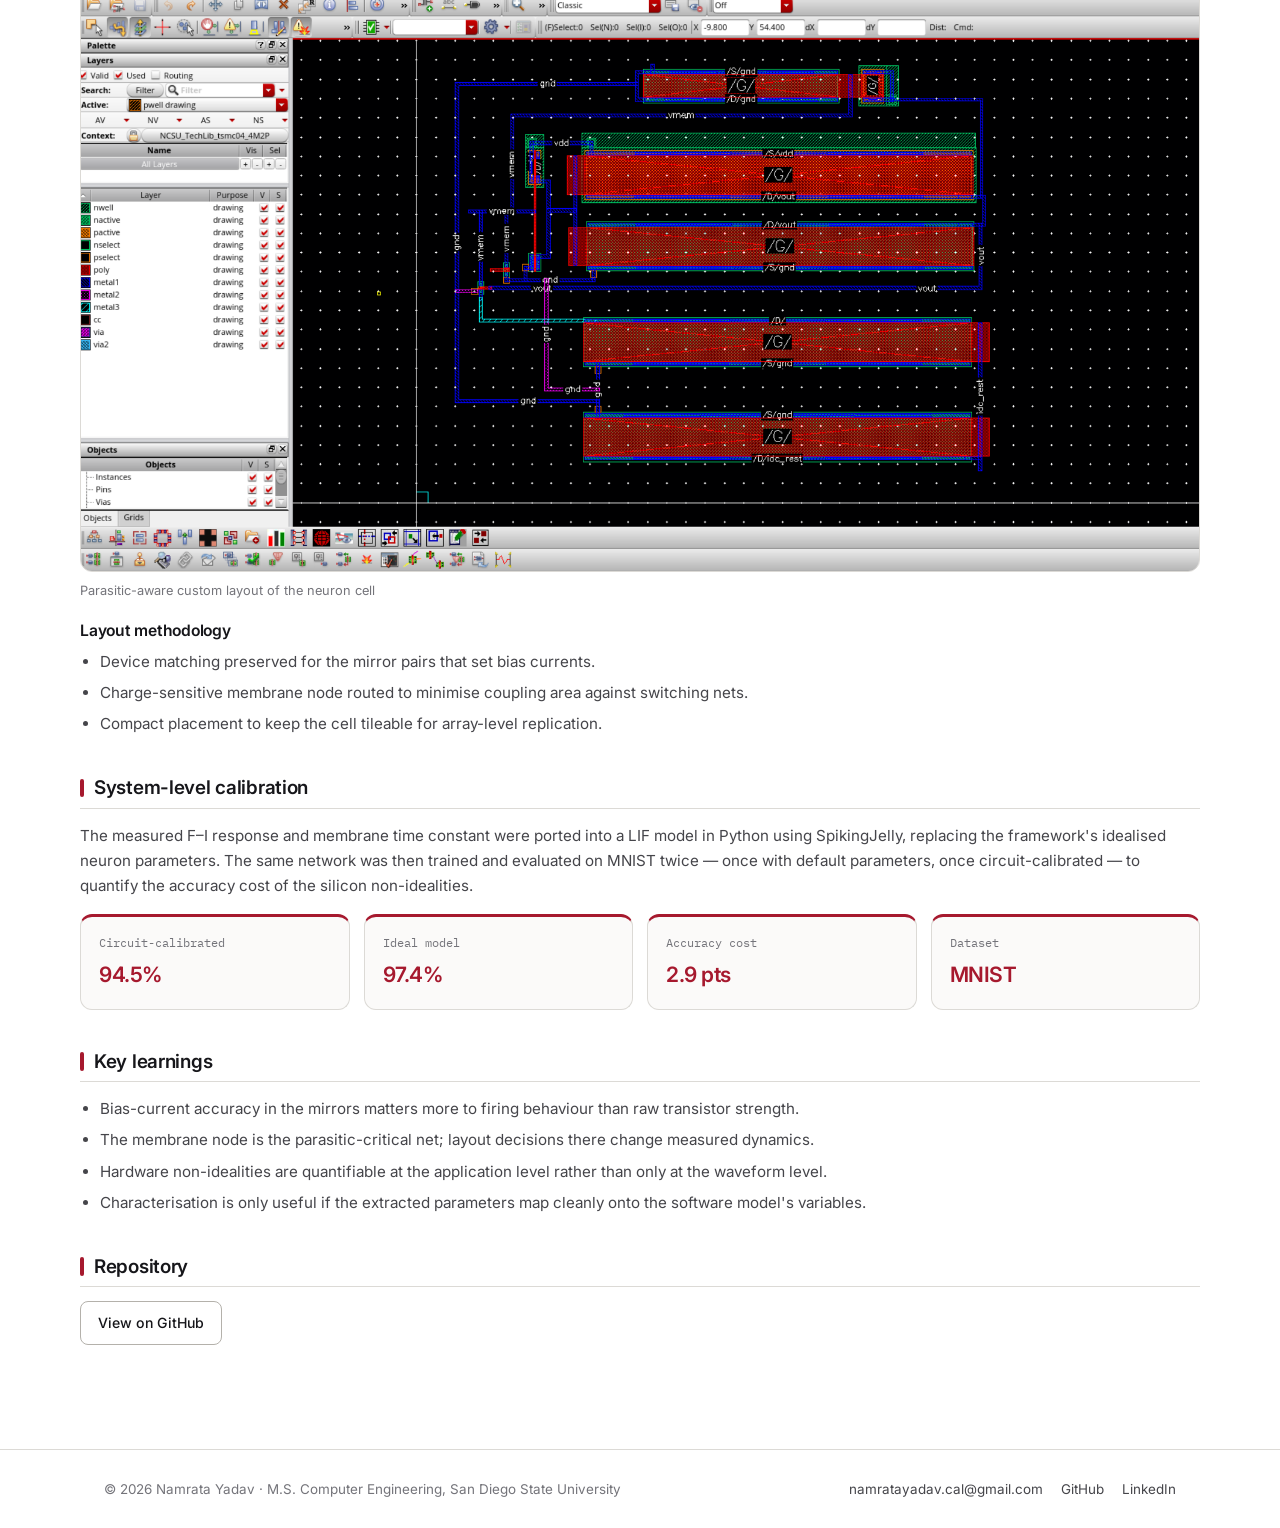
<file: lif-neuron.html>
<!DOCTYPE html>
<html lang="en">
<head>
<meta charset="utf-8">
<meta name="viewport" content="width=device-width, initial-scale=1">
<title>CMOS Leaky Integrate-and-Fire Neuromorphic Neuron | Namrata Yadav</title>
<meta name="description" content="Transistor-level analog CMOS design, neuromorphic hardware, custom layout, and system-level calibration">
<link rel="preconnect" href="https://fonts.googleapis.com">
<link rel="preconnect" href="https://fonts.gstatic.com" crossorigin>
<link href="https://fonts.googleapis.com/css2?family=Inter:wght@400;500;600&family=IBM+Plex+Mono:wght@400;500&display=swap" rel="stylesheet">
<link rel="stylesheet" href="styles.css">
</head>
<body>
<header class="nav">
  <div class="nav-inner">
    <a class="nav-brand" href="index.html">Namrata Yadav</a>
    <button class="nav-toggle" aria-label="Toggle navigation" aria-expanded="false"><span></span></button>
    <nav class="nav-links">
      <a href="index.html">Home</a>
      <a href="experience.html">Experience</a>
      <a href="projects.html">Projects</a>
      <a href="contact.html">Contact</a>
    </nav>
  </div>
</header>
<main>
  <div class="wrap crumb"><a href="projects.html">&larr; All projects</a></div>
  <div class="wrap detail-head">
    <h1>CMOS Leaky Integrate-and-Fire Neuromorphic Neuron</h1>
    <p class="detail-sub">Transistor-level analog CMOS design, neuromorphic hardware, custom layout, and system-level calibration</p>
    <p class="detail-tools">Cadence Virtuoso &middot; Spectre &middot; NCSU 0.35 &micro;m &rarr; GPDK45 &middot; Python &middot; SpikingJelly</p>
  </div>
  <div class="wrap detail-body">

<div class="block">
  <h2>Role in the project</h2>
  <p>Research assistant work under Dr. Hakan Toreyin at San Diego State University (Nov 2025 &ndash; present). My
  contribution covered circuit architecture, transistor-level design and sizing, Spectre simulation and
  characterisation, parasitic-aware custom layout of the neuron cell, and the system-level modelling that ported
  measured circuit parameters into a Python spiking neural network.</p>
  <div class="note">Academic research project. No silicon fabrication or tapeout &mdash; all results are from
  schematic and post-layout simulation, and from a software model calibrated with those simulated parameters.</div>
</div>

<div class="block">
  <h2>Technology and current status</h2>
  <p>The first implementation was built in Cadence using the <strong>NCSU 0.35 &micro;m CDK</strong>. That kit does
  not support device fingering through a multiplier parameter, so wide devices could not be split into fingers from
  the device properties &mdash; which constrains both how the sizing can be expressed and how compactly the layout
  can be drawn.</p>
  <p>I am therefore <strong>re-sizing and rebuilding the design in GPDK45</strong>, where multiplier-based fingering
  is available. This is the version I am continuing through the current semester. The results below come from the
  0.35 &micro;m implementation; the GPDK45 version is in progress and its results are not claimed here.</p>
  <ul><li><strong>Why fingering matters</strong> &mdash; a single wide device has long gate fingers, which raises gate resistance and makes the drain and source diffusion areas large; splitting the same width into fingers cuts both, and shares diffusion between adjacent fingers.</li><li><strong>Effect on this circuit</strong> &mdash; diffusion capacitance on the membrane node is exactly what sets the integration behaviour, so how the devices are drawn is not cosmetic here.</li><li><strong>What changes in GPDK45</strong> &mdash; the sizing is being redone rather than scaled, because the operating points and available headroom differ between the two technologies.</li></ul>

<div class="block">
  <h2>Objective</h2>
  <p>Build a compact analog CMOS neuron that reproduces leaky integrate-and-fire dynamics directly in hardware,
  characterise it in simulation, and then quantify what the circuit's non-idealities cost at the network level by
  feeding its measured behaviour back into a spiking neural network trained on MNIST.</p>
</div>

<div class="block">
  <h2>Architecture</h2>
  <p>The neuron decomposes into four functional stages: an input current path that charges the membrane node, a
  leakage path that discharges it, a threshold-detection stage, and spike generation with reset.</p>
  <div class="flow-vert"><span class="flow-step">Input current</span><span class="flow-arrow">&rarr;</span><span class="flow-step">Membrane integration</span><span class="flow-arrow">&rarr;</span><span class="flow-step">Leakage</span><span class="flow-arrow">&rarr;</span><span class="flow-step">Threshold detect</span><span class="flow-arrow">&rarr;</span><span class="flow-step">Spike + reset</span></div>
  <figure class="figure"><div class="frame"><img class="shot" src="lif_neuron_schematic.png" alt="Transistor-level LIF neuron schematic in Cadence Virtuoso"></div><figcaption>Transistor-level LIF neuron schematic in Cadence Virtuoso</figcaption></figure>
</div>

<div class="block">
  <h2>Analog design considerations</h2>
  <ul><li><strong>Membrane node behaviour</strong> &mdash; the membrane capacitance and the net charging current set the integration rate; the node is high-impedance, so any coupled charge injection shifts the effective input.</li><li><strong>Leakage current</strong> &mdash; the leakage path fixes the membrane time constant and how quickly sub-threshold input history decays. Sizing it too aggressively suppresses temporal integration entirely.</li><li><strong>Current-mirror biasing</strong> &mdash; mirrors set the input and leakage currents; mirror accuracy and output impedance directly translate into firing-rate error.</li><li><strong>Threshold sensitivity</strong> &mdash; the detection point determines firing threshold, and small shifts in device sizing move it noticeably in the F&ndash;I response.</li><li><strong>Sizing trade-offs</strong> &mdash; MOSFET sizing was tuned against firing threshold, spike frequency, power, and area rather than optimised for any single one.</li><li><strong>Reset behaviour</strong> &mdash; the reset path has to discharge the membrane node fully without leaving residual charge that biases the next integration cycle.</li><li><strong>Parasitic effects</strong> &mdash; layout parasitics on the membrane node add to the intended capacitance and alter the time constant, which is why the node was routed defensively.</li></ul>
</div>

<div class="block">
  <h2>Design flow</h2>
  <div class="flow-vert"><span class="flow-step">Architecture</span><span class="flow-arrow">&rarr;</span><span class="flow-step">Transistor sizing</span><span class="flow-arrow">&rarr;</span><span class="flow-step">Spectre simulation</span><span class="flow-arrow">&rarr;</span><span class="flow-step">Custom layout</span><span class="flow-arrow">&rarr;</span><span class="flow-step">Characterisation</span><span class="flow-arrow">&rarr;</span><span class="flow-step">SNN calibration</span></div>
</div>

<div class="block">
  <h2>Simulation and characterisation</h2>
  <p>DC and transient analysis in Spectre were used to verify integrate-and-fire operation and to extract the two
  parameters that matter at network level: the F&ndash;I response and the membrane time constant. Spike waveform shape
  was checked for clean, non-glitching pulses across the input current range.</p>
  <div class="fig-grid">
    <figure class="figure"><div class="frame"><img class="shot" src="lif_spike_waveform.png" alt="Membrane voltage and spike output, transient simulation"></div><figcaption>Membrane voltage and spike output, transient simulation</figcaption></figure>
    <figure class="figure"><div class="frame"><img class="shot" src="lif_fi_response.png" alt="F&ndash;I response: output firing rate versus input current"></div><figcaption>F&ndash;I response: output firing rate versus input current</figcaption></figure>
  </div>
</div>

<div class="block">
  <h2>Layout</h2>
  <figure class="figure"><div class="frame"><img class="shot" src="lif_neuron_layout.png" alt="Parasitic-aware custom layout of the neuron cell"></div><figcaption>Parasitic-aware custom layout of the neuron cell</figcaption></figure>
  <h3>Layout methodology</h3>
  <ul><li>Device matching preserved for the mirror pairs that set bias currents.</li><li>Charge-sensitive membrane node routed to minimise coupling area against switching nets.</li><li>Compact placement to keep the cell tileable for array-level replication.</li></ul>
</div>

<div class="block">
  <h2>System-level calibration</h2>
  <p>The measured F&ndash;I response and membrane time constant were ported into a LIF model in Python using
  SpikingJelly, replacing the framework's idealised neuron parameters. The same network was then trained and evaluated
  on MNIST twice &mdash; once with default parameters, once circuit-calibrated &mdash; to quantify the accuracy cost of
  the silicon non-idealities.</p>
  <div class="metrics"><div class="metric"><div class="k">Circuit-calibrated</div><div class="v">94.5%</div></div><div class="metric"><div class="k">Ideal model</div><div class="v">97.4%</div></div><div class="metric"><div class="k">Accuracy cost</div><div class="v">2.9 pts</div></div><div class="metric"><div class="k">Dataset</div><div class="v">MNIST</div></div></div>
</div>

<div class="block">
  <h2>Key learnings</h2>
  <ul><li>Bias-current accuracy in the mirrors matters more to firing behaviour than raw transistor strength.</li><li>The membrane node is the parasitic-critical net; layout decisions there change measured dynamics.</li><li>Hardware non-idealities are quantifiable at the application level rather than only at the waveform level.</li><li>Characterisation is only useful if the extracted parameters map cleanly onto the software model's variables.</li></ul>
</div>

<div class="block"><h2>Repository</h2><a class="btn" href="https://github.com/NamrataVLSI">View on GitHub</a></div>
  </div>
</main>
<footer class="footer">
  <div class="wrap footer-inner">
    <p>&copy; 2026 Namrata Yadav &middot; M.S. Computer Engineering, San Diego State University</p>
    <div style="display:flex;gap:18px;">
      <a href="mailto:namratayadav.cal@gmail.com">namratayadav.cal@gmail.com</a>
      <a href="https://github.com/NamrataVLSI">GitHub</a>
      <a href="https://www.linkedin.com/in/namrata-yadav-3645b9243">LinkedIn</a>
    </div>
  </div>
</footer>
<script src="main.js"></script>
</body>
</html>
</file>
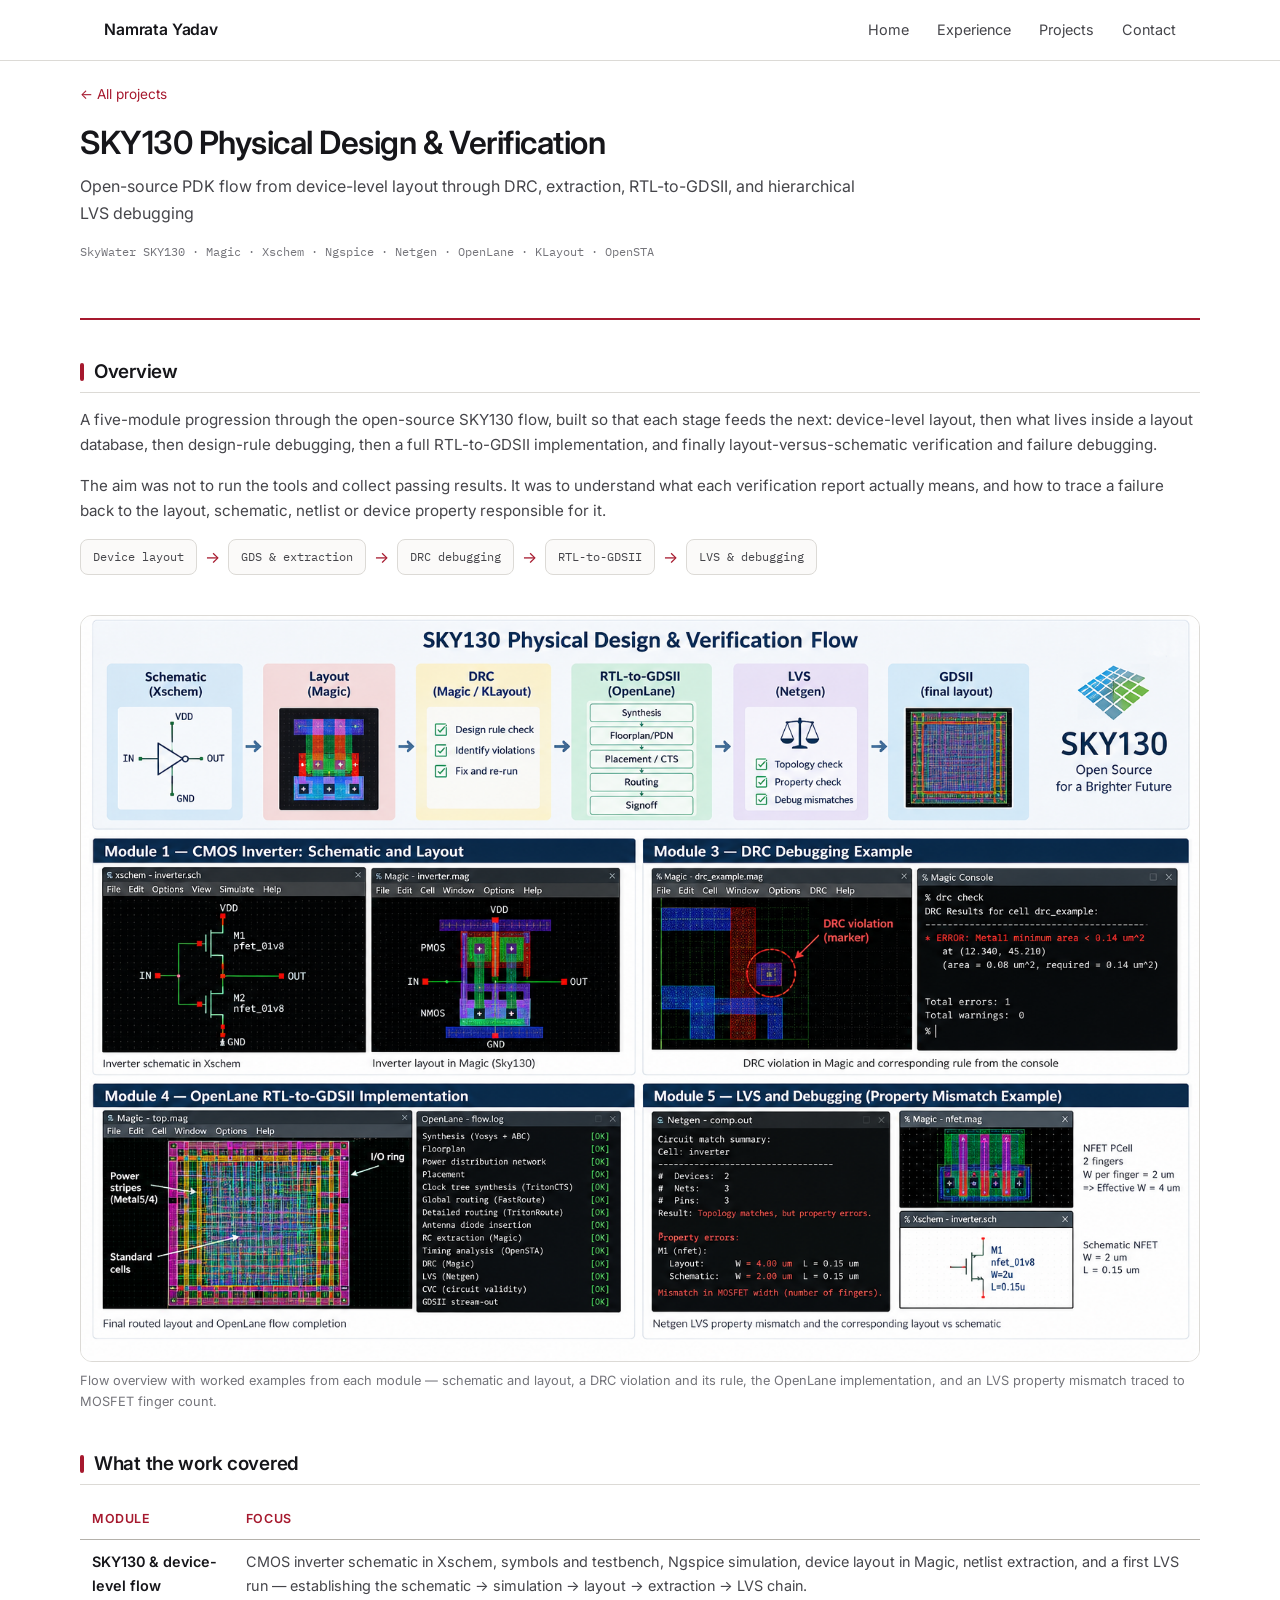
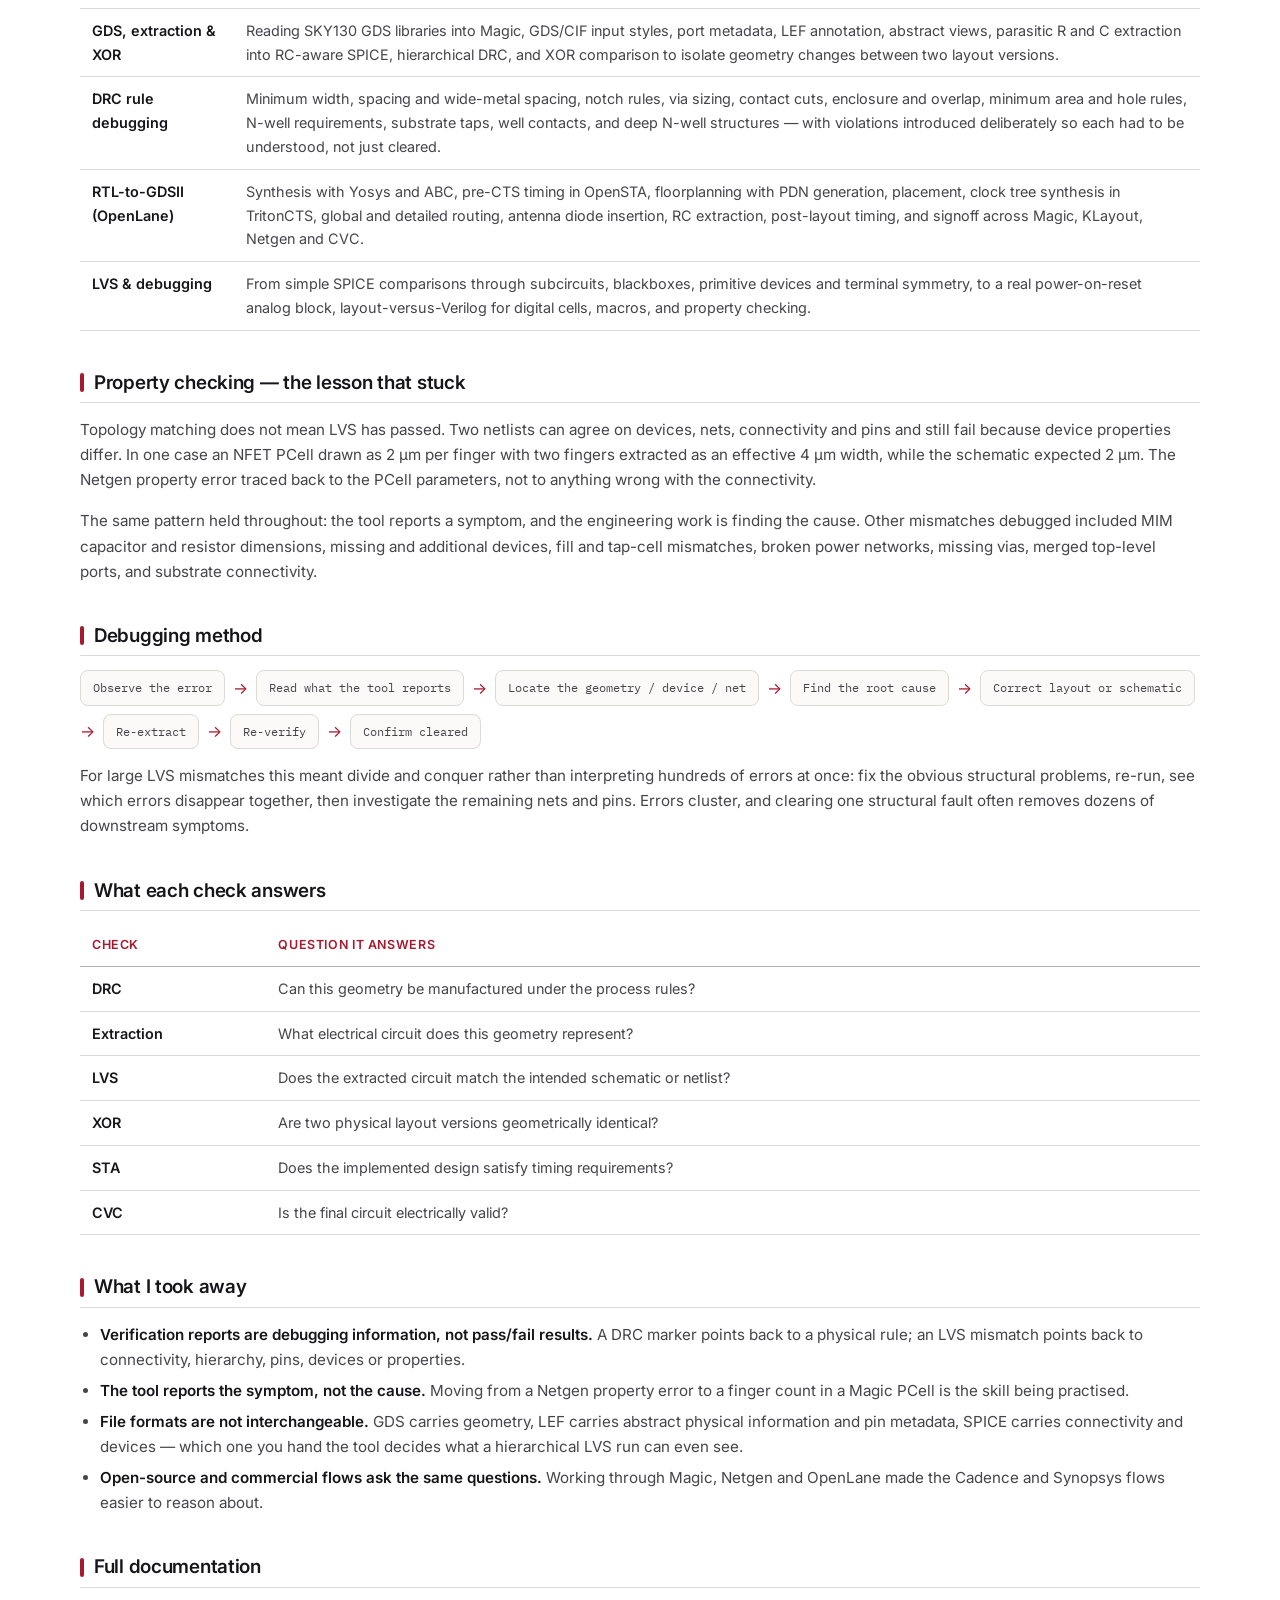
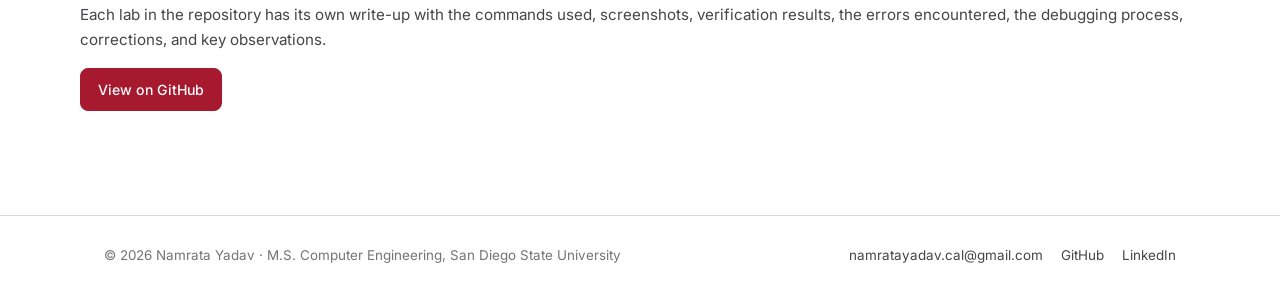
<file: sky130-verification.html>
<!DOCTYPE html>
<html lang="en">
<head>
<meta charset="utf-8">
<meta name="viewport" content="width=device-width, initial-scale=1">
<title>SKY130 Physical Design &amp; Verification | Namrata Yadav</title>
<meta name="description" content="Open-source PDK flow from device-level layout through DRC, extraction, RTL-to-GDSII, and hierarchical LVS debugging">
<link rel="preconnect" href="https://fonts.googleapis.com">
<link rel="preconnect" href="https://fonts.gstatic.com" crossorigin>
<link href="https://fonts.googleapis.com/css2?family=Inter:wght@400;500;600&family=IBM+Plex+Mono:wght@400;500&display=swap" rel="stylesheet">
<link rel="stylesheet" href="styles.css">
</head>
<body>
<header class="nav">
  <div class="nav-inner">
    <a class="nav-brand" href="index.html">Namrata Yadav</a>
    <button class="nav-toggle" aria-label="Toggle navigation" aria-expanded="false"><span></span></button>
    <nav class="nav-links">
      <a href="index.html">Home</a>
      <a href="experience.html">Experience</a>
      <a href="projects.html">Projects</a>
      <a href="contact.html">Contact</a>
    </nav>
  </div>
</header>
<main>
  <div class="wrap crumb"><a href="projects.html">&larr; All projects</a></div>
  <div class="wrap detail-head">
    <h1>SKY130 Physical Design &amp; Verification</h1>
    <p class="detail-sub">Open-source PDK flow from device-level layout through DRC, extraction, RTL-to-GDSII, and hierarchical LVS debugging</p>
    <p class="detail-tools">SkyWater SKY130 &middot; Magic &middot; Xschem &middot; Ngspice &middot; Netgen &middot; OpenLane &middot; KLayout &middot; OpenSTA</p>
  </div>
  <div class="wrap detail-body">

<div class="block">
  <h2>Overview</h2>
  <p>A five-module progression through the open-source SKY130 flow, built so that each stage feeds the next:
  device-level layout, then what lives inside a layout database, then design-rule debugging, then a full
  RTL-to-GDSII implementation, and finally layout-versus-schematic verification and failure debugging.</p>
  <p>The aim was not to run the tools and collect passing results. It was to understand what each verification
  report actually means, and how to trace a failure back to the layout, schematic, netlist or device property
  responsible for it.</p>
  <div class="flow-vert"><span class="flow-step">Device layout</span><span class="flow-arrow">&rarr;</span><span class="flow-step">GDS &amp; extraction</span><span class="flow-arrow">&rarr;</span><span class="flow-step">DRC debugging</span><span class="flow-arrow">&rarr;</span><span class="flow-step">RTL-to-GDSII</span><span class="flow-arrow">&rarr;</span><span class="flow-step">LVS &amp; debugging</span></div>
</div>

<div class="block">
  <figure class="figure">
    <div class="frame"><img class="shot" src="sky130_flow.png" alt="SKY130 physical design and verification flow, with module examples"></div>
    <figcaption>Flow overview with worked examples from each module &mdash; schematic and layout, a DRC violation
    and its rule, the OpenLane implementation, and an LVS property mismatch traced to MOSFET finger count.</figcaption>
  </figure>
</div>

<div class="block">
  <h2>What the work covered</h2>
  <div class="table-wrap">
  <table>
    <thead><tr><th>Module</th><th>Focus</th></tr></thead>
    <tbody>
      <tr><td><strong>SKY130 &amp; device-level flow</strong></td>
        <td>CMOS inverter schematic in Xschem, symbols and testbench, Ngspice simulation, device layout in Magic,
        netlist extraction, and a first LVS run &mdash; establishing the schematic &rarr; simulation &rarr; layout
        &rarr; extraction &rarr; LVS chain.</td></tr>
      <tr><td><strong>GDS, extraction &amp; XOR</strong></td>
        <td>Reading SKY130 GDS libraries into Magic, GDS/CIF input styles, port metadata, LEF annotation, abstract
        views, parasitic R and C extraction into RC-aware SPICE, hierarchical DRC, and XOR comparison to isolate
        geometry changes between two layout versions.</td></tr>
      <tr><td><strong>DRC rule debugging</strong></td>
        <td>Minimum width, spacing and wide-metal spacing, notch rules, via sizing, contact cuts, enclosure and
        overlap, minimum area and hole rules, N-well requirements, substrate taps, well contacts, and deep N-well
        structures &mdash; with violations introduced deliberately so each had to be understood, not just cleared.</td></tr>
      <tr><td><strong>RTL-to-GDSII (OpenLane)</strong></td>
        <td>Synthesis with Yosys and ABC, pre-CTS timing in OpenSTA, floorplanning with PDN generation, placement,
        clock tree synthesis in TritonCTS, global and detailed routing, antenna diode insertion, RC extraction,
        post-layout timing, and signoff across Magic, KLayout, Netgen and CVC.</td></tr>
      <tr><td><strong>LVS &amp; debugging</strong></td>
        <td>From simple SPICE comparisons through subcircuits, blackboxes, primitive devices and terminal symmetry,
        to a real power-on-reset analog block, layout-versus-Verilog for digital cells, macros, and property
        checking.</td></tr>
    </tbody>
  </table>
  </div>
</div>

<div class="block">
  <h2>Property checking &mdash; the lesson that stuck</h2>
  <p>Topology matching does not mean LVS has passed. Two netlists can agree on devices, nets, connectivity and pins
  and still fail because device properties differ. In one case an NFET PCell drawn as 2 &micro;m per finger with two
  fingers extracted as an effective 4 &micro;m width, while the schematic expected 2 &micro;m. The Netgen property
  error traced back to the PCell parameters, not to anything wrong with the connectivity.</p>
  <p>The same pattern held throughout: the tool reports a symptom, and the engineering work is finding the cause.
  Other mismatches debugged included MIM capacitor and resistor dimensions, missing and additional devices, fill and
  tap-cell mismatches, broken power networks, missing vias, merged top-level ports, and substrate connectivity.</p>
</div>

<div class="block">
  <h2>Debugging method</h2>
  <div class="flow-vert"><span class="flow-step">Observe the error</span><span class="flow-arrow">&rarr;</span><span class="flow-step">Read what the tool reports</span><span class="flow-arrow">&rarr;</span><span class="flow-step">Locate the geometry / device / net</span><span class="flow-arrow">&rarr;</span><span class="flow-step">Find the root cause</span><span class="flow-arrow">&rarr;</span><span class="flow-step">Correct layout or schematic</span><span class="flow-arrow">&rarr;</span><span class="flow-step">Re-extract</span><span class="flow-arrow">&rarr;</span><span class="flow-step">Re-verify</span><span class="flow-arrow">&rarr;</span><span class="flow-step">Confirm cleared</span></div>
  <p style="margin-top:14px;">For large LVS mismatches this meant divide and conquer rather than interpreting
  hundreds of errors at once: fix the obvious structural problems, re-run, see which errors disappear together, then
  investigate the remaining nets and pins. Errors cluster, and clearing one structural fault often removes dozens of
  downstream symptoms.</p>
</div>

<div class="block">
  <h2>What each check answers</h2>
  <div class="table-wrap">
  <table>
    <thead><tr><th>Check</th><th>Question it answers</th></tr></thead>
    <tbody>
      <tr><td><strong>DRC</strong></td><td>Can this geometry be manufactured under the process rules?</td></tr>
      <tr><td><strong>Extraction</strong></td><td>What electrical circuit does this geometry represent?</td></tr>
      <tr><td><strong>LVS</strong></td><td>Does the extracted circuit match the intended schematic or netlist?</td></tr>
      <tr><td><strong>XOR</strong></td><td>Are two physical layout versions geometrically identical?</td></tr>
      <tr><td><strong>STA</strong></td><td>Does the implemented design satisfy timing requirements?</td></tr>
      <tr><td><strong>CVC</strong></td><td>Is the final circuit electrically valid?</td></tr>
    </tbody>
  </table>
  </div>
</div>

<div class="block">
  <h2>What I took away</h2>
  <ul><li><strong>Verification reports are debugging information, not pass/fail results.</strong> A DRC marker points back to a physical rule; an LVS mismatch points back to connectivity, hierarchy, pins, devices or properties.</li><li><strong>The tool reports the symptom, not the cause.</strong> Moving from a Netgen property error to a finger count in a Magic PCell is the skill being practised.</li><li><strong>File formats are not interchangeable.</strong> GDS carries geometry, LEF carries abstract physical information and pin metadata, SPICE carries connectivity and devices &mdash; which one you hand the tool decides what a hierarchical LVS run can even see.</li><li><strong>Open-source and commercial flows ask the same questions.</strong> Working through Magic, Netgen and OpenLane made the Cadence and Synopsys flows easier to reason about.</li></ul>
</div>

<div class="block">
  <h2>Full documentation</h2>
  <p>Each lab in the repository has its own write-up with the commands used, screenshots, verification results, the
  errors encountered, the debugging process, corrections, and key observations.</p>
  <a class="btn btn-primary" href="https://github.com/NamrataVLSI/sky130-physical-verification-tapeout">View on GitHub</a>
</div>

  </div>
</main>
<footer class="footer">
  <div class="wrap footer-inner">
    <p>&copy; 2026 Namrata Yadav &middot; M.S. Computer Engineering, San Diego State University</p>
    <div style="display:flex;gap:18px;">
      <a href="mailto:namratayadav.cal@gmail.com">namratayadav.cal@gmail.com</a>
      <a href="https://github.com/NamrataVLSI">GitHub</a>
      <a href="https://www.linkedin.com/in/namrata-yadav-3645b9243">LinkedIn</a>
    </div>
  </div>
</footer>
<script src="main.js"></script>
</body>
</html>
</file>
<file: styles.css>
/* Namrata Yadav — portfolio stylesheet */

:root {
  --bg:            #ffffff;
  --surface:       #fbfaf9;
  --surface-2:     #f3f2f0;
  --border:        #dcdad6;
  --border-strong: #b4b1ab;
  --ink:           #16161a;
  --ink-soft:      #45454a;
  --ink-muted:     #74747a;
  --accent:        #a6192e;        /* SDSU crimson */
  --accent-hover:  #7d1223;
  --accent-soft:   #fdf0f2;
  --c-crimson:     #a6192e;
  --c-teal:        #0f6e62;
  --c-indigo:      #33367a;
  --c-amber:       #96620a;
  --c-slate:       #2b4c6f;
  --c-plum:        #6b2d63;
  --radius:        12px;
  --radius-sm:     8px;
  --maxw:          1120px;
  --font:          'Inter', -apple-system, BlinkMacSystemFont, 'Segoe UI', Roboto, sans-serif;
  --mono:          'IBM Plex Mono', ui-monospace, SFMono-Regular, Menlo, monospace;
}

* { box-sizing: border-box; }

html { scroll-behavior: smooth; scroll-padding-top: 76px; }

body {
  margin: 0;
  background: var(--bg);
  color: var(--ink);
  font-family: var(--font);
  font-size: 16px;
  line-height: 1.65;
  -webkit-font-smoothing: antialiased;
}

img { max-width: 100%; display: block; }

a { color: var(--accent); text-decoration: none; }
a:hover { color: var(--accent-hover); text-decoration: underline; }

:focus-visible { outline: 2px solid var(--accent); outline-offset: 2px; }

.wrap { max-width: var(--maxw); margin: 0 auto; padding: 0 24px; }

h1, h2, h3, h4 { line-height: 1.25; margin: 0; font-weight: 600; letter-spacing: -0.015em; }
h1 { font-size: 2.4rem; }
h2 { font-size: 1.6rem; }
h3 { font-size: 1.15rem; }
h4 { font-size: 1rem; }
p  { margin: 0 0 1rem; }

.mono {
  font-family: var(--mono);
  font-size: 0.75rem;
  letter-spacing: 0.04em;
  text-transform: lowercase;
  color: var(--ink-muted);
}

/* ---------- nav ---------- */

.nav {
  position: sticky; top: 0; z-index: 50;
  background: rgba(255,255,255,0.92);
  backdrop-filter: saturate(180%) blur(8px);
  border-bottom: 1px solid var(--border);
}
.nav-inner {
  max-width: var(--maxw); margin: 0 auto; padding: 0 24px;
  height: 60px; display: flex; align-items: center; justify-content: space-between;
}
.nav-brand { font-weight: 600; font-size: 0.98rem; color: var(--ink); text-decoration: none; letter-spacing: -0.01em; }
.nav-brand:hover { text-decoration: none; }
.nav-links { display: flex; gap: 28px; align-items: center; }
.nav-links a {
  font-size: 0.9rem; color: var(--ink-soft); text-decoration: none; padding: 4px 0;
  border-bottom: 1.5px solid transparent;
}
.nav-links a:hover { color: var(--ink); text-decoration: none; border-bottom-color: var(--border-strong); }
.nav-links a.active { color: var(--ink); border-bottom-color: var(--accent); }
.nav-toggle {
  display: none; background: none; border: 1px solid var(--border);
  border-radius: var(--radius-sm); width: 38px; height: 34px; cursor: pointer;
  align-items: center; justify-content: center;
}
.nav-toggle span { display: block; width: 16px; height: 1.5px; background: var(--ink); position: relative; }
.nav-toggle span::before, .nav-toggle span::after {
  content: ''; position: absolute; left: 0; width: 16px; height: 1.5px; background: var(--ink);
}
.nav-toggle span::before { top: -5px; }
.nav-toggle span::after  { top: 5px; }

/* ---------- sections ---------- */

.section { padding: 64px 0; border-top: 1px solid var(--border); }
.section:first-of-type { border-top: none; }
.section-head { margin-bottom: 28px; }
.section-head h2 { margin-bottom: 6px; }
.section-head p { color: var(--ink-soft); margin: 0; max-width: 700px; font-size: 0.95rem; }

/* ---------- hero ---------- */

.hero { padding: 72px 0 56px; }
.hero-grid {
  display: grid; grid-template-columns: 132px 1fr; gap: 32px; align-items: start;
}
.photo {
  width: 132px; height: 132px; border-radius: var(--radius);
  object-fit: cover; border: 1px solid var(--border); background: var(--surface-2);
}
.photo-ph {
  width: 132px; height: 132px; border-radius: var(--radius);
  border: 1px dashed var(--border-strong); background: var(--surface);
  display: flex; flex-direction: column; align-items: center; justify-content: center;
  color: var(--ink-muted); font-size: 0.7rem; text-align: center; padding: 8px; gap: 4px;
}
.photo-ph strong { font-size: 1.05rem; font-weight: 600; color: var(--ink-soft); letter-spacing: 0.04em; }
.hero h1 { margin-bottom: 12px; }
.hero-role {
  font-size: 0.92rem; color: var(--ink-soft); font-weight: 500;
  line-height: 1.7; max-width: 780px;
  margin: 0 0 20px; padding-bottom: 18px;
  border-bottom: 1px solid var(--border);
}
.hero-role span { color: var(--accent); margin: 0 8px; }
.hero p.lede {
  color: var(--ink-soft); max-width: 780px; font-size: 1rem;
  margin: 0 0 14px;
}
.hero p.lede:last-of-type { margin-bottom: 0; }
.hero p.lede strong { color: var(--ink); font-weight: 600; }
.hero-meta { font-size: 0.88rem; color: var(--ink-muted); margin-bottom: 18px; }

.btn-row { display: flex; flex-wrap: wrap; gap: 10px; margin-top: 22px; }
.btn {
  display: inline-flex; align-items: center; gap: 7px;
  font-size: 0.88rem; font-weight: 500; padding: 9px 17px;
  border-radius: var(--radius-sm); border: 1px solid var(--border-strong);
  color: var(--ink); background: #fff; text-decoration: none;
  transition: background .15s ease, border-color .15s ease, transform .15s ease;
}
.btn:hover { background: var(--surface-2); border-color: var(--ink-muted); text-decoration: none; color: var(--ink); }
.btn-primary { background: var(--accent); border-color: var(--accent); color: #fff; }
.btn-primary:hover { background: var(--accent-hover); border-color: var(--accent-hover); color: #fff; }
.btn svg { width: 15px; height: 15px; fill: currentColor; }

/* ---------- explore cards ---------- */

.explore-grid { display: grid; grid-template-columns: repeat(4, 1fr); gap: 16px; }
.explore-card {
  background: var(--surface); border: 1px solid var(--border);
  border-radius: var(--radius); padding: 20px 18px; text-decoration: none; color: var(--ink);
  transition: border-color .15s ease, transform .15s ease, box-shadow .15s ease;
}
.explore-card:hover {
  text-decoration: none; color: var(--ink); border-color: var(--border-strong);
  transform: translateY(-2px); box-shadow: 0 4px 14px rgba(20,20,20,0.05);
}
.explore-card h3 { font-size: 0.98rem; margin-bottom: 6px; }
.explore-card p { font-size: 0.82rem; color: var(--ink-muted); margin: 0; line-height: 1.55; }
.explore-icon { margin-bottom: 12px; color: var(--ink-soft); }
.explore-icon svg { width: 22px; height: 22px; stroke: currentColor; fill: none; stroke-width: 1.4; }

/* ---------- expertise ---------- */

.flow-rail {
  display: flex; flex-wrap: wrap; align-items: center; gap: 10px;
  padding: 16px 18px; background: var(--surface); border: 1px solid var(--border);
  border-radius: var(--radius); margin-bottom: 30px;
}
.flow-rail span {
  font-family: var(--mono); font-size: 0.74rem; color: var(--ink-soft);
  letter-spacing: 0.02em;
}
.flow-rail i { color: var(--border-strong); font-style: normal; font-size: 0.8rem; }

.skill-grid { display: grid; grid-template-columns: repeat(2, 1fr); gap: 16px; }
.skill-card {
  background: #fff; border: 1px solid var(--border); border-radius: var(--radius);
  padding: 20px 22px;
}
.skill-card h3 { font-size: 0.95rem; margin-bottom: 12px; }
.chips { display: flex; flex-wrap: wrap; gap: 6px; }
.chip {
  font-size: 0.76rem; padding: 4px 10px; border-radius: 999px;
  background: var(--surface-2); color: var(--ink-soft); border: 1px solid var(--border);
  white-space: nowrap;
}

/* ---------- experience ---------- */

.exp-grid { display: grid; grid-template-columns: repeat(2, 1fr); gap: 18px; align-items: start; }
.exp-card {
  background: #fff; border: 1px solid var(--border); border-radius: var(--radius);
  padding: 24px; transition: border-color .15s ease, box-shadow .15s ease;
}
.exp-card:hover { border-color: var(--border-strong); box-shadow: 0 4px 14px rgba(20,20,20,0.05); }
.exp-card.featured { grid-column: 1 / -1; }
.exp-org {
  display: flex; align-items: center; gap: 12px; margin-bottom: 14px;
  padding-bottom: 14px; border-bottom: 1px solid var(--border);
}
.exp-logo {
  width: 40px; height: 40px; border-radius: var(--radius-sm); flex: 0 0 40px;
  background: var(--surface-2); border: 1px solid var(--border);
  display: flex; align-items: center; justify-content: center;
  font-weight: 600; font-size: 0.8rem; color: var(--ink-soft); letter-spacing: 0.02em;
}
.exp-card h3 { font-size: 1.05rem; margin-bottom: 3px; }
.exp-meta { font-size: 0.85rem; color: var(--ink-muted); }
.exp-card ul { margin: 0 0 14px; padding-left: 18px; color: var(--ink-soft); font-size: 0.92rem; }
.exp-card ul li { margin-bottom: 7px; }
.exp-card > p { font-size: 0.93rem; color: var(--ink-soft); }
.tagline { font-family: var(--mono); font-size: 0.73rem; color: var(--ink-muted); margin-top: 14px; }

/* ---------- projects ---------- */

.filter-row { display: flex; flex-wrap: wrap; gap: 8px; margin-bottom: 26px; }
.filter-btn {
  font-size: 0.82rem; padding: 6px 14px; border-radius: 999px; cursor: pointer;
  border: 1px solid var(--border-strong); background: #fff; color: var(--ink-soft);
  font-family: var(--font);
}
.filter-btn:hover { background: var(--surface-2); }
.filter-btn.active { background: var(--accent); border-color: var(--accent); color: #fff; }

.proj-grid { display: grid; grid-template-columns: repeat(3, 1fr); gap: 20px; }
.proj-card {
  display: flex; flex-direction: column;
  background: #fff; border: 1px solid var(--border); border-radius: var(--radius);
  overflow: hidden; transition: border-color .15s ease, transform .15s ease, box-shadow .15s ease;
}
.proj-card:hover {
  border-color: var(--border-strong); transform: translateY(-2px);
  box-shadow: 0 6px 18px rgba(20,20,20,0.06);
}
.proj-thumb { aspect-ratio: 16 / 9; background: var(--surface); border-bottom: 1px solid var(--border); }
.proj-thumb img { width: 100%; height: 100%; object-fit: cover; }
.img-ph {
  width: 100%; height: 100%; display: flex; flex-direction: column;
  align-items: center; justify-content: center; gap: 6px;
  background: var(--surface); color: var(--ink-muted);
  font-family: var(--mono); font-size: 0.7rem; text-align: center; padding: 10px;
}
.img-ph svg { width: 20px; height: 20px; stroke: currentColor; fill: none; stroke-width: 1.3; }
.proj-body { padding: 18px 20px 20px; display: flex; flex-direction: column; flex: 1; }
.badge {
  display: inline-block; font-size: 0.7rem; font-weight: 500;
  padding: 3px 9px; border-radius: 5px; margin-bottom: 10px;
  background: var(--surface-2); color: var(--ink-soft); border: 1px solid var(--border);
  letter-spacing: 0.02em;
}
.badge.progress { background: #fff; border-style: dashed; color: var(--ink-muted); }
.proj-body h3 { font-size: 1.02rem; margin-bottom: 7px; }
.proj-desc { font-size: 0.88rem; color: var(--ink-soft); margin-bottom: 12px; }
.proj-tools { font-family: var(--mono); font-size: 0.71rem; color: var(--ink-muted); margin-bottom: 14px; }
.proj-metric {
  font-size: 0.8rem; color: var(--ink-soft); background: var(--surface);
  border: 1px solid var(--border); border-radius: var(--radius-sm);
  padding: 7px 11px; margin-bottom: 14px;
}
.proj-metric strong { color: var(--ink); font-weight: 600; }
.proj-links { display: flex; gap: 14px; margin-top: auto; padding-top: 4px; font-size: 0.85rem; font-weight: 500; }

/* ---------- project detail ---------- */

.crumb { font-size: 0.85rem; color: var(--ink-muted); padding: 22px 0 0; }
.detail-head { padding: 18px 0 40px; border-bottom: 1px solid var(--border); }
.detail-head h1 { font-size: 2rem; margin-bottom: 10px; }
.detail-sub { font-size: 1rem; color: var(--ink-soft); max-width: 780px; margin-bottom: 16px; }
.detail-tools { font-family: var(--mono); font-size: 0.76rem; color: var(--ink-muted); }

.detail-body { padding: 40px 0 64px; }
.block { margin-bottom: 40px; }
.block h2 {
  font-size: 1.18rem; margin-bottom: 14px; padding-bottom: 8px;
  border-bottom: 1px solid var(--border);
}
.block h3 { font-size: 0.98rem; margin: 20px 0 8px; }
.block p, .block li { color: var(--ink-soft); font-size: 0.95rem; }
.block ul { padding-left: 20px; margin: 0 0 1rem; }
.block ul li { margin-bottom: 6px; }
.block ul li strong { color: var(--ink); font-weight: 600; }

.flow-vert { display: flex; flex-wrap: wrap; gap: 8px; align-items: center; }
.flow-step {
  font-family: var(--mono); font-size: 0.74rem; color: var(--ink-soft);
  background: var(--surface); border: 1px solid var(--border);
  border-radius: var(--radius-sm); padding: 7px 12px;
}
.flow-arrow { color: var(--border-strong); }

.figure { margin: 0 0 18px; }
.figure .frame {
  border: 1px solid var(--border); border-radius: var(--radius);
  overflow: hidden; background: var(--surface); min-height: 190px;
  display: flex; align-items: center; justify-content: center;
}
.figure figcaption { font-size: 0.8rem; color: var(--ink-muted); margin-top: 8px; }
.fig-grid { display: grid; grid-template-columns: repeat(2, 1fr); gap: 18px; }

.metrics { display: grid; grid-template-columns: repeat(4, 1fr); gap: 14px; }
.metric {
  background: var(--surface); border: 1px solid var(--border);
  border-radius: var(--radius); padding: 16px 18px;
}
.metric .k { font-family: var(--mono); font-size: 0.72rem; color: var(--ink-muted); margin-bottom: 6px; }
.metric .v { font-size: 1.32rem; font-weight: 600; letter-spacing: -0.02em; }

.note {
  background: var(--surface); border: 1px solid var(--border);
  border-left: 3px solid var(--border-strong); border-radius: 0 var(--radius-sm) var(--radius-sm) 0;
  padding: 13px 16px; font-size: 0.88rem; color: var(--ink-soft); margin-bottom: 18px;
}
.note strong { color: var(--ink); }

.table-wrap { overflow-x: auto; }
table { width: 100%; border-collapse: collapse; font-size: 0.9rem; }
th, td { text-align: left; padding: 10px 12px; border-bottom: 1px solid var(--border); vertical-align: top; }
th { font-size: 0.78rem; text-transform: uppercase; letter-spacing: 0.05em; color: var(--ink-muted); font-weight: 600; }
td { color: var(--ink-soft); }
td strong { color: var(--ink); font-weight: 600; }

/* ---------- contact ---------- */

.contact-grid { display: grid; grid-template-columns: repeat(4, 1fr); gap: 16px; }
.contact-card {
  background: #fff; border: 1px solid var(--border); border-radius: var(--radius);
  padding: 22px 20px; text-decoration: none; color: var(--ink);
  transition: border-color .15s ease, transform .15s ease, box-shadow .15s ease;
}
.contact-card:hover {
  text-decoration: none; color: var(--ink); border-color: var(--border-strong);
  transform: translateY(-2px); box-shadow: 0 4px 14px rgba(20,20,20,0.05);
}
.contact-card svg { width: 20px; height: 20px; stroke: currentColor; fill: none; stroke-width: 1.4; color: var(--ink-soft); margin-bottom: 12px; }
.contact-card h3 { font-size: 0.95rem; margin-bottom: 4px; }
.contact-card p { font-size: 0.83rem; color: var(--ink-muted); margin: 0; word-break: break-word; }

/* ---------- footer ---------- */

.footer { border-top: 1px solid var(--border); padding: 28px 0; }
.footer-inner { display: flex; justify-content: space-between; align-items: center; gap: 16px; flex-wrap: wrap; }
.footer p { margin: 0; font-size: 0.84rem; color: var(--ink-muted); }
.footer a { font-size: 0.84rem; color: var(--ink-soft); }

/* ---------- responsive ---------- */

@media (max-width: 900px) {
  .explore-grid, .contact-grid { grid-template-columns: repeat(2, 1fr); }
  .proj-grid { grid-template-columns: repeat(2, 1fr); }
  .metrics { grid-template-columns: repeat(2, 1fr); }
  .exp-grid { grid-template-columns: 1fr; }
  .skill-grid { grid-template-columns: 1fr; }
}

@media (max-width: 720px) {
  h1 { font-size: 1.9rem; }
  .detail-head h1 { font-size: 1.6rem; }
  .hero { padding: 44px 0 36px; }
  .section { padding: 48px 0; }
  .hero-grid { grid-template-columns: 1fr; gap: 20px; }
  .proj-grid, .explore-grid, .contact-grid, .fig-grid { grid-template-columns: 1fr; }
  .nav-toggle { display: flex; }
  .nav-links {
    position: absolute; top: 60px; left: 0; right: 0;
    flex-direction: column; align-items: flex-start; gap: 0;
    background: #fff; border-bottom: 1px solid var(--border);
    padding: 8px 24px 16px; display: none;
  }
  .nav-links.open { display: flex; }
  .nav-links a { padding: 10px 0; width: 100%; border-bottom: none; }
}

@media (prefers-reduced-motion: reduce) {
  * { transition: none !important; scroll-behavior: auto !important; }
  .proj-card:hover, .explore-card:hover, .contact-card:hover { transform: none; }
}

@media print {
  .nav, .footer, .filter-row { display: none; }
}

/* ---------- colour accents ---------- */

.section-head h2, .block h2 { display: flex; align-items: center; gap: 10px; }
.section-head h2::before, .block h2::before {
  content: ''; flex: 0 0 4px; width: 4px; height: 1em;
  background: var(--accent); border-radius: 2px;
}

.exp-logo.sdsu  { background: var(--c-crimson); border-color: var(--c-crimson); color: #fff; }
.exp-logo.tiv   { background: var(--c-teal);    border-color: var(--c-teal);    color: #fff; }

.skill-card { border-top: 3px solid var(--c, var(--accent)); }
.skill-card h3 { color: var(--c, var(--ink)); }
.a-crimson { --c: var(--c-crimson); }
.a-teal    { --c: var(--c-teal); }
.a-indigo  { --c: var(--c-indigo); }
.a-amber   { --c: var(--c-amber); }
.a-slate   { --c: var(--c-slate); }
.a-plum    { --c: var(--c-plum); }

.explore-card { border-top: 3px solid var(--c, var(--accent)); }
.explore-card .explore-icon { color: var(--c, var(--accent)); }
.explore-card:hover { border-color: var(--border-strong); border-top-color: var(--c, var(--accent)); }

.proj-card { position: relative; }
.proj-card::before {
  content: ''; position: absolute; top: 0; left: 0; right: 0; height: 3px;
  background: var(--accent); opacity: 0; transition: opacity .15s ease; z-index: 1;
}
.proj-card:hover::before { opacity: 1; }
.proj-card:hover { border-color: var(--border-strong); }
.proj-links a { color: var(--accent); }
.proj-metric { background: var(--accent-soft); border-color: #f2d7dc; }
.proj-metric strong { color: var(--accent); }

.metric { border-top: 3px solid var(--accent); }
.metric .v { color: var(--accent); }

.note { border-left-color: var(--accent); background: var(--accent-soft); border-color: #f2d7dc; border-left-width: 3px; }

.exp-card { border-top: 3px solid var(--border-strong); }
.exp-card.featured { border-top-color: var(--c-crimson); }
.exp-card ul li strong { color: var(--accent); }

th { color: var(--accent); border-bottom-color: var(--border-strong); }

.contact-card { border-top: 3px solid var(--c, var(--accent)); }
.contact-card svg { color: var(--c, var(--accent)); }

.flow-rail { background: var(--accent-soft); border-color: #f2d7dc; }
.flow-rail span { color: var(--ink-soft); }
.flow-rail i { color: var(--accent); }
.flow-arrow { color: var(--accent); }

.detail-head { border-bottom: 2px solid var(--accent); }
.crumb a { color: var(--accent); }
</file>
